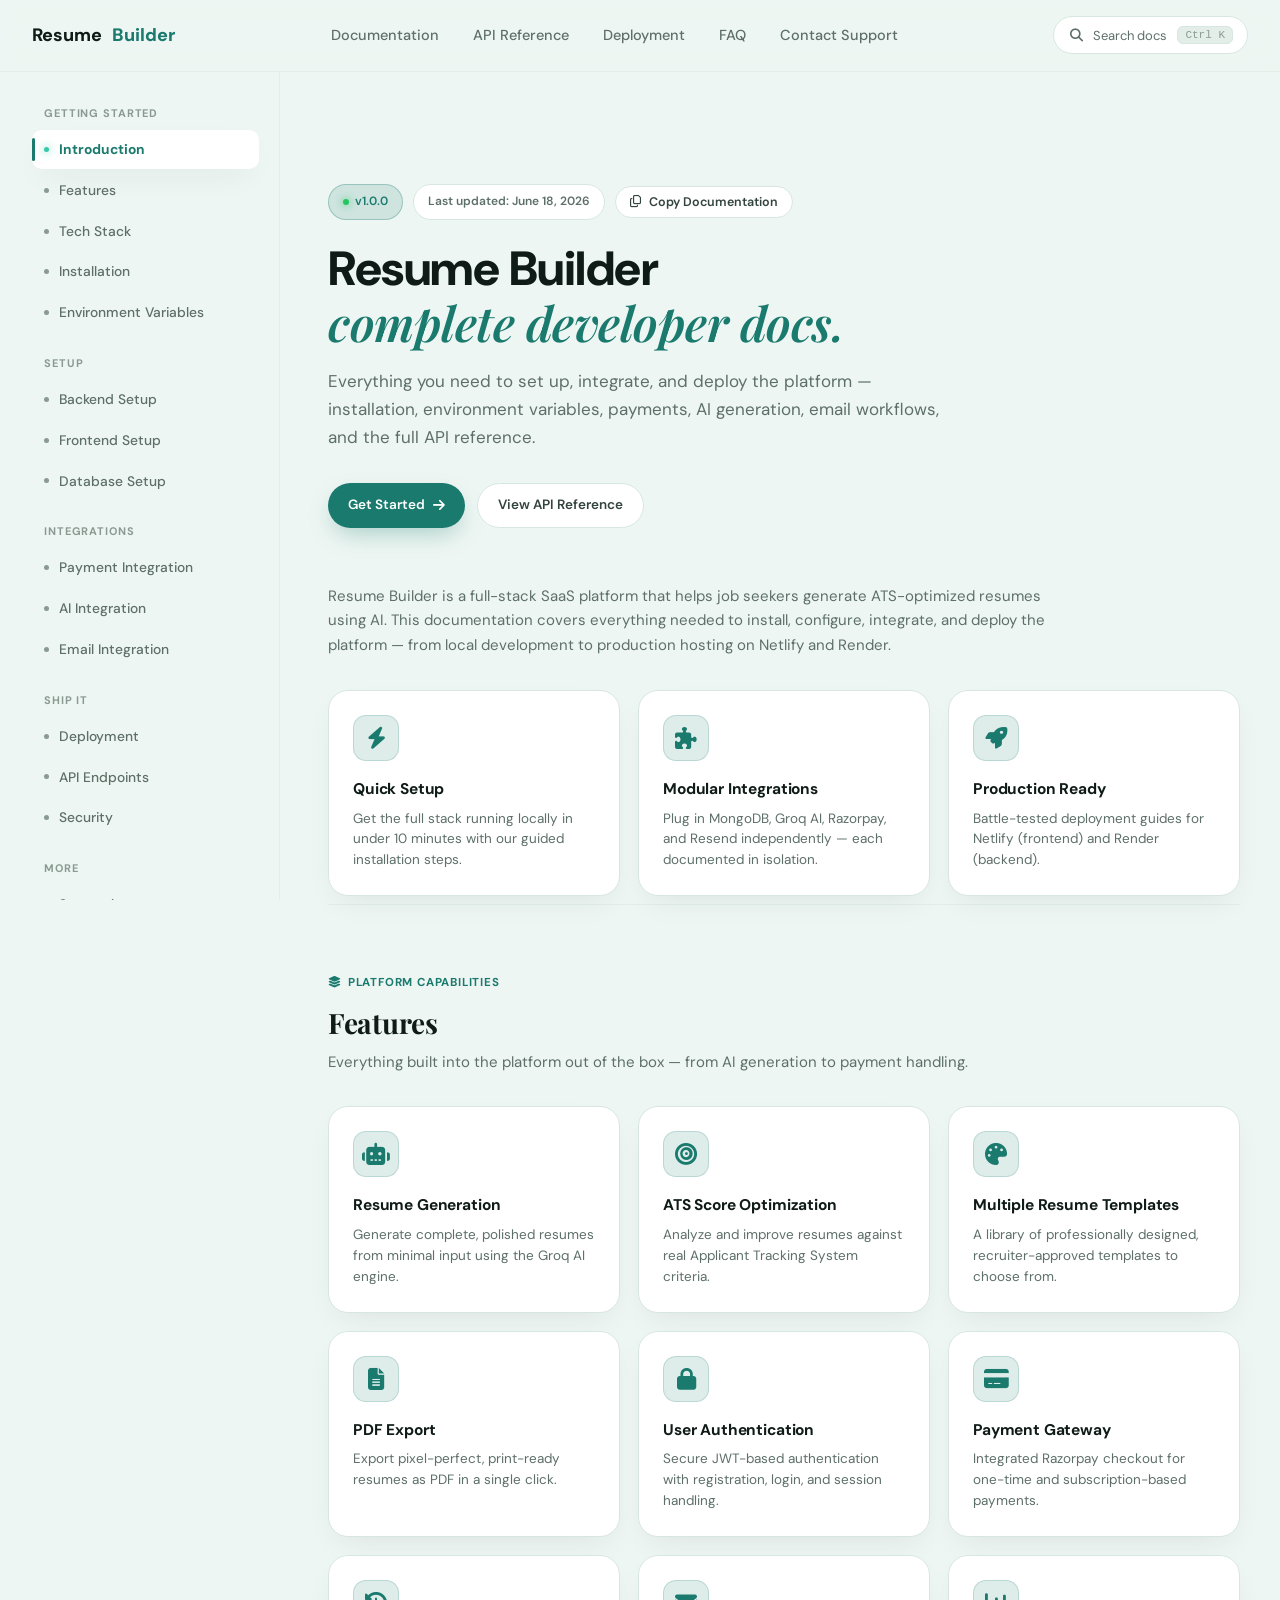
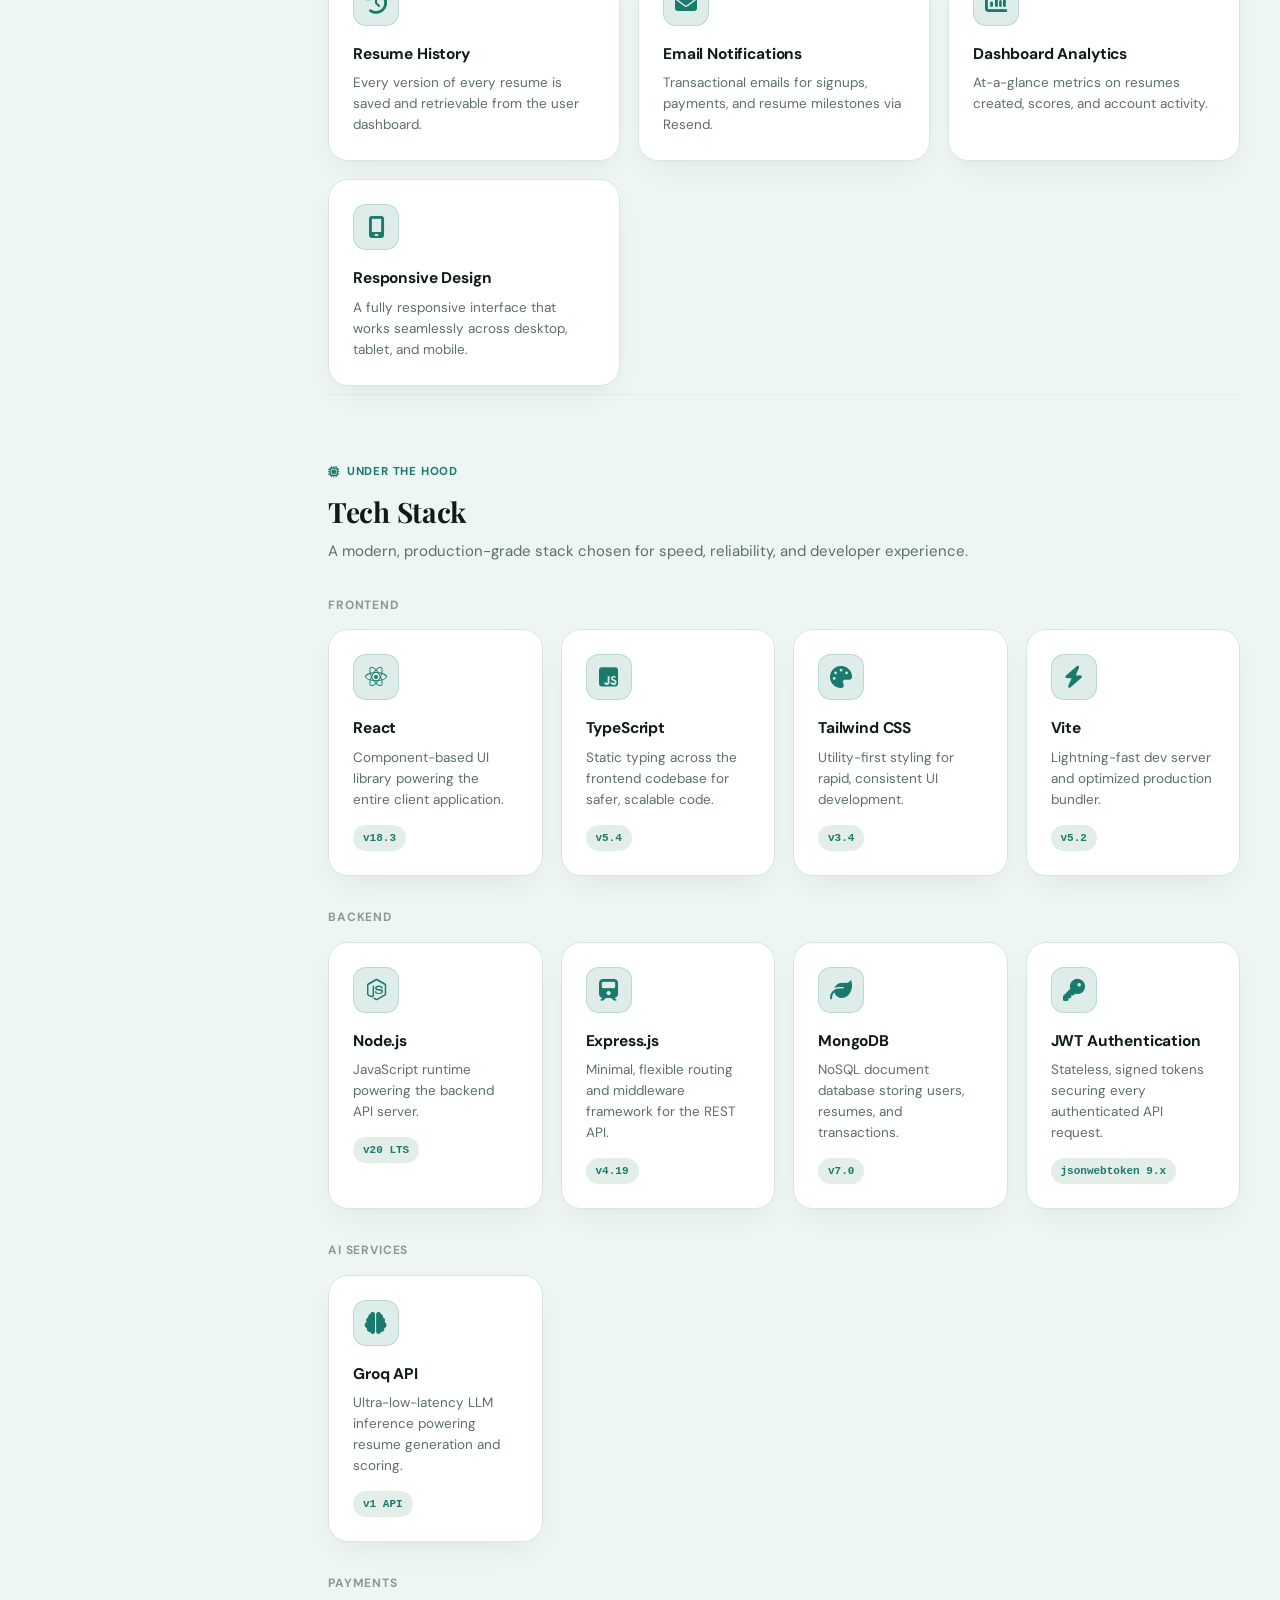
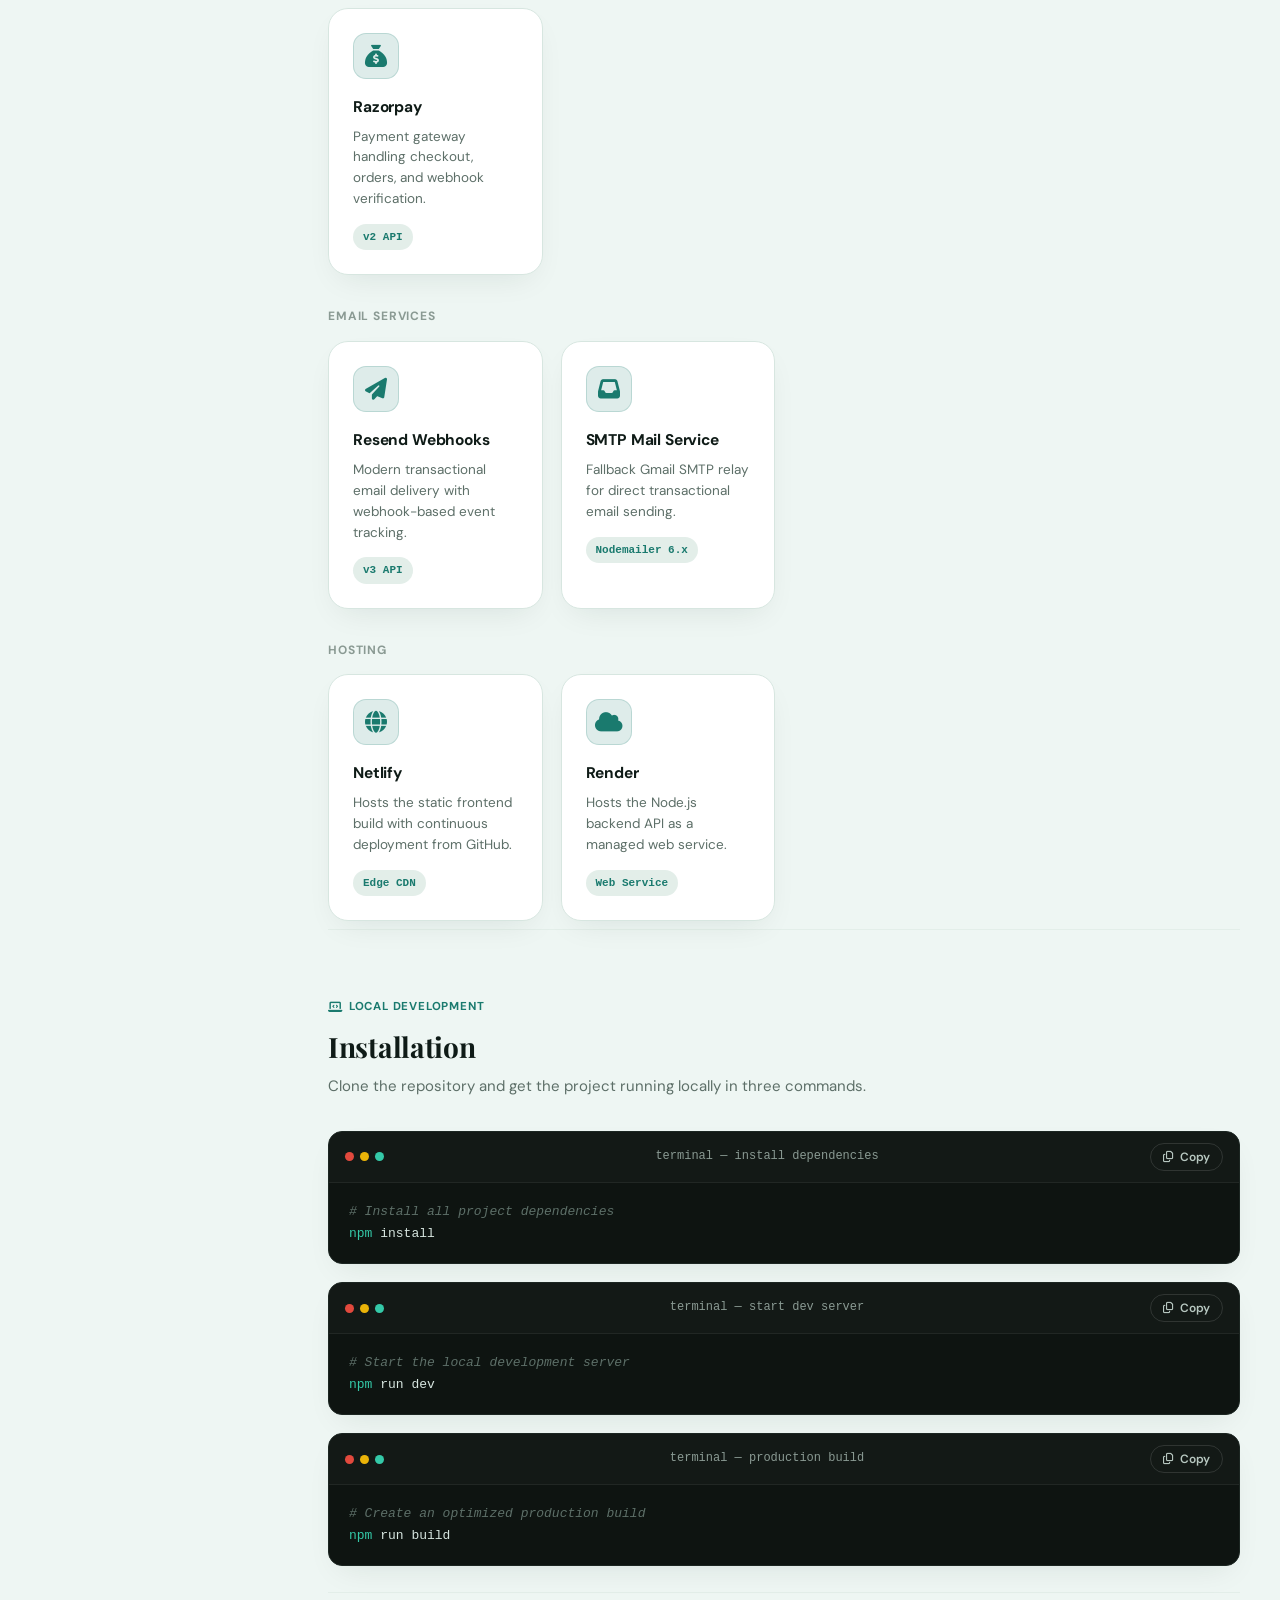
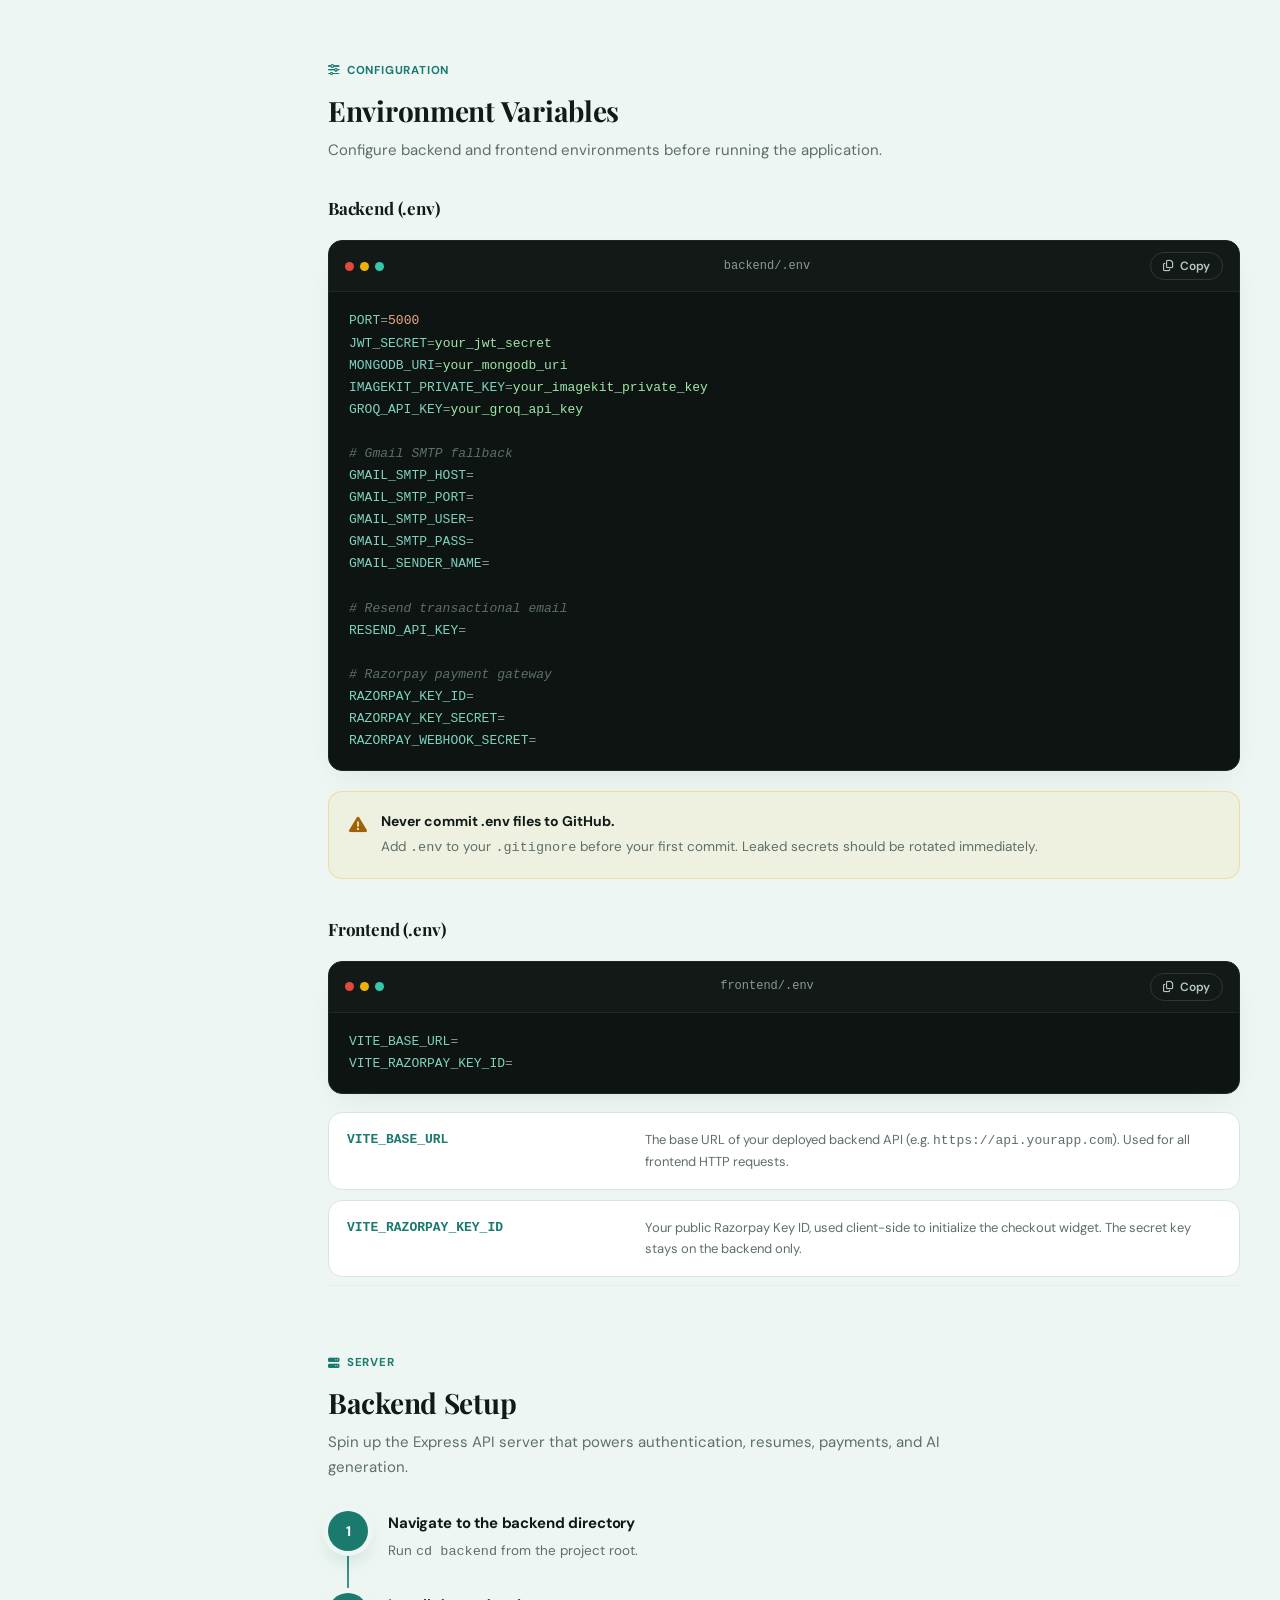
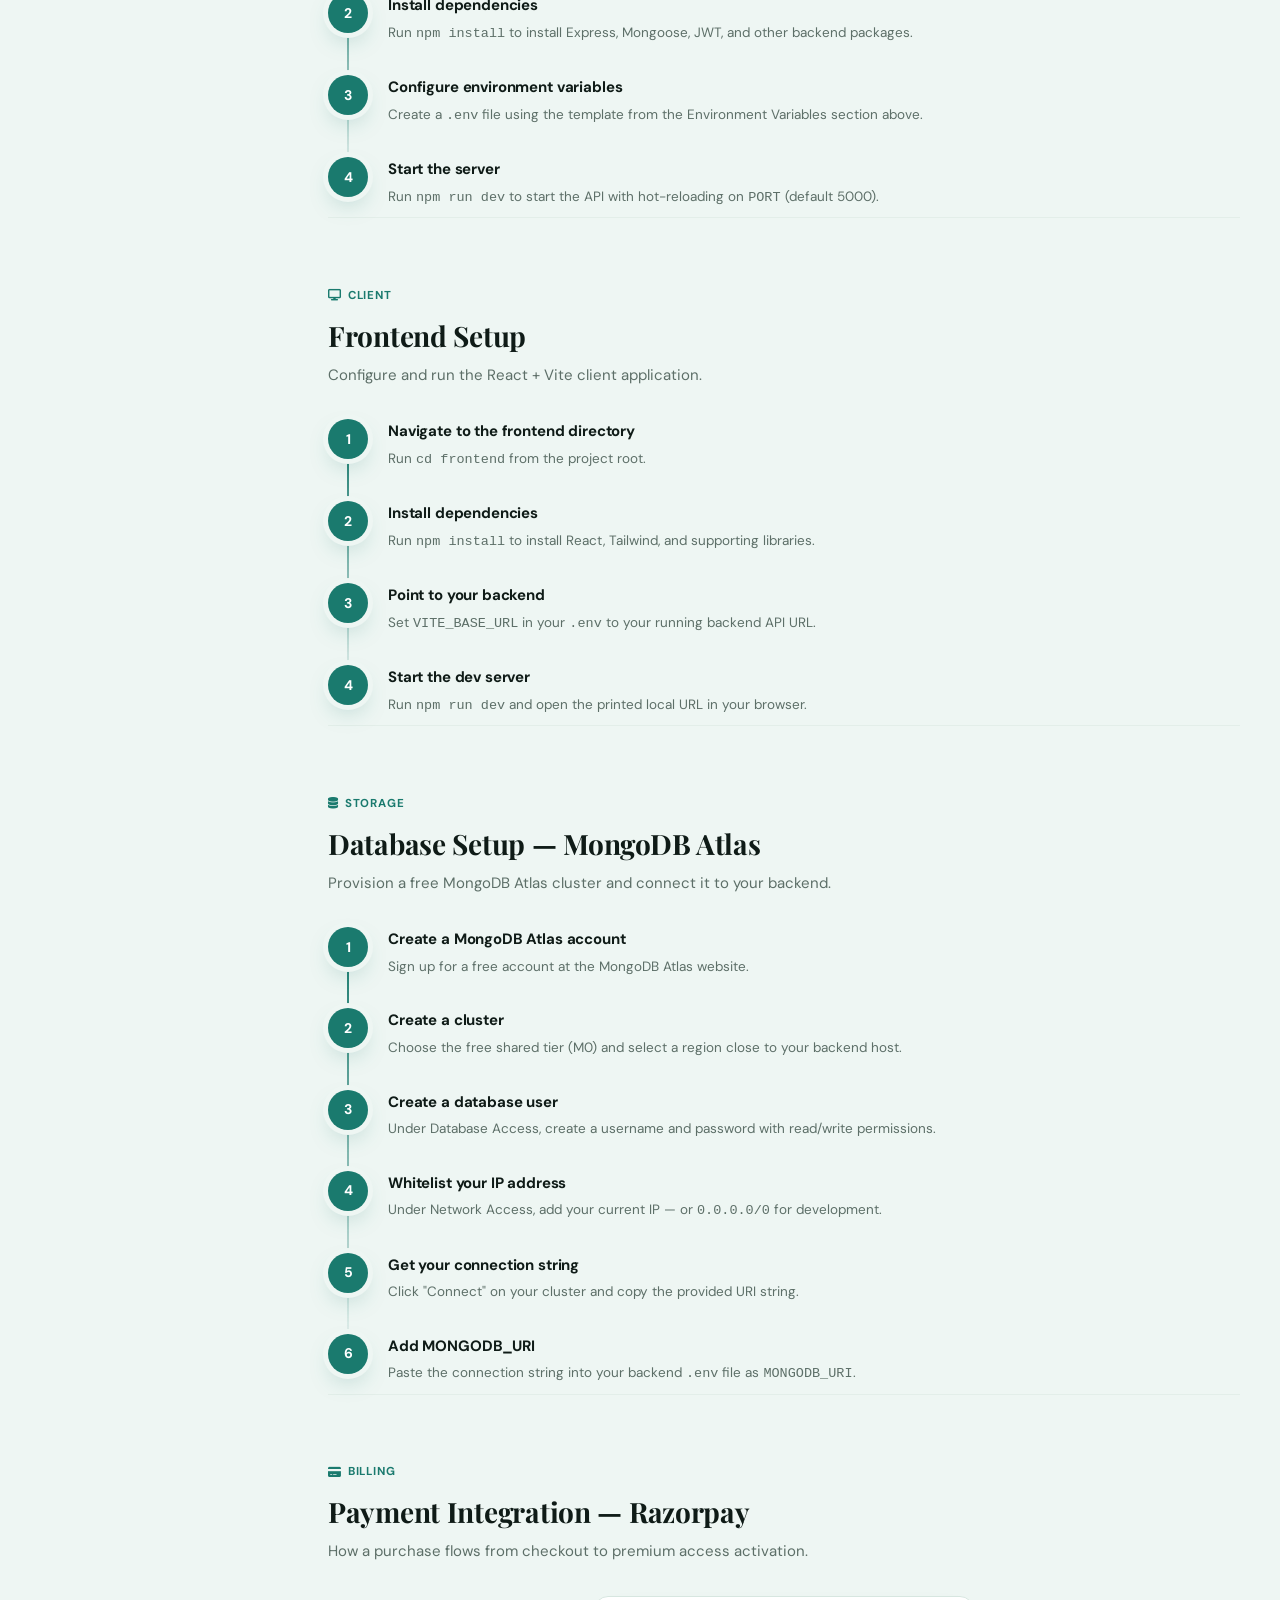
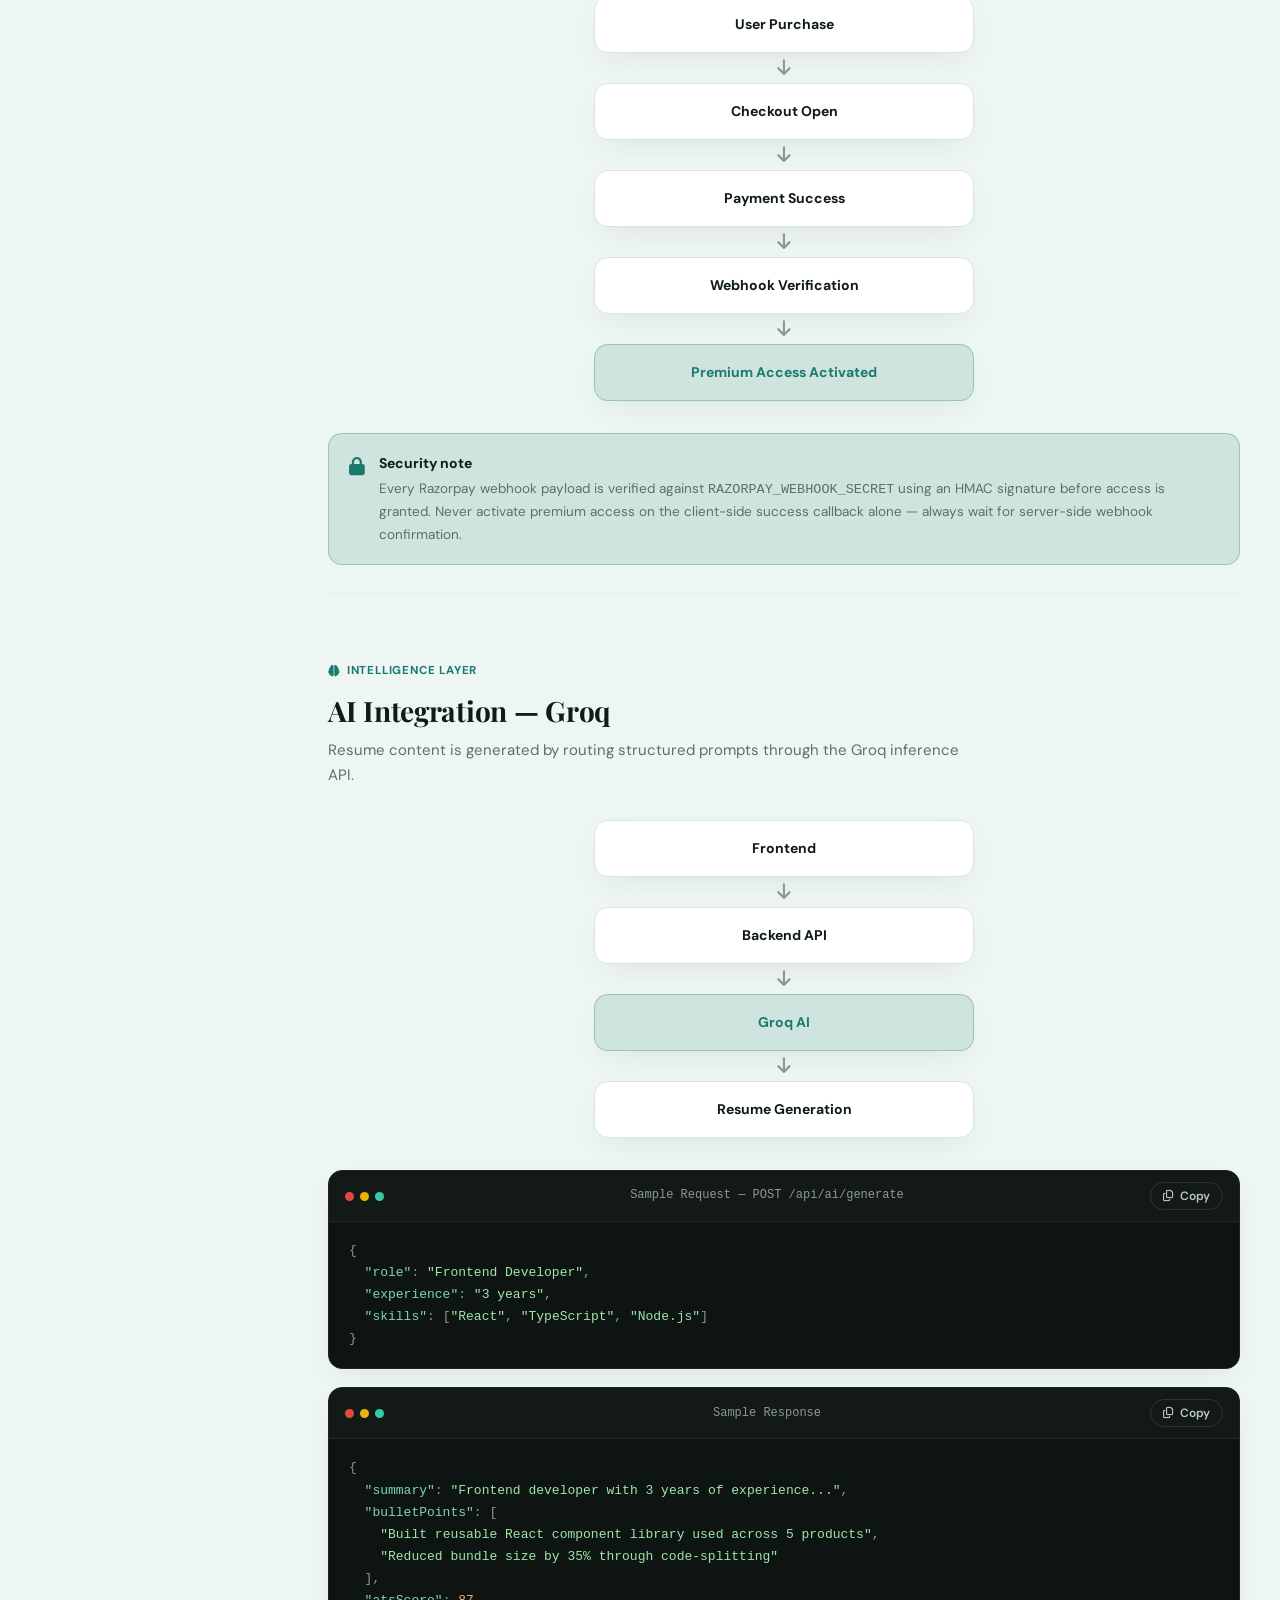
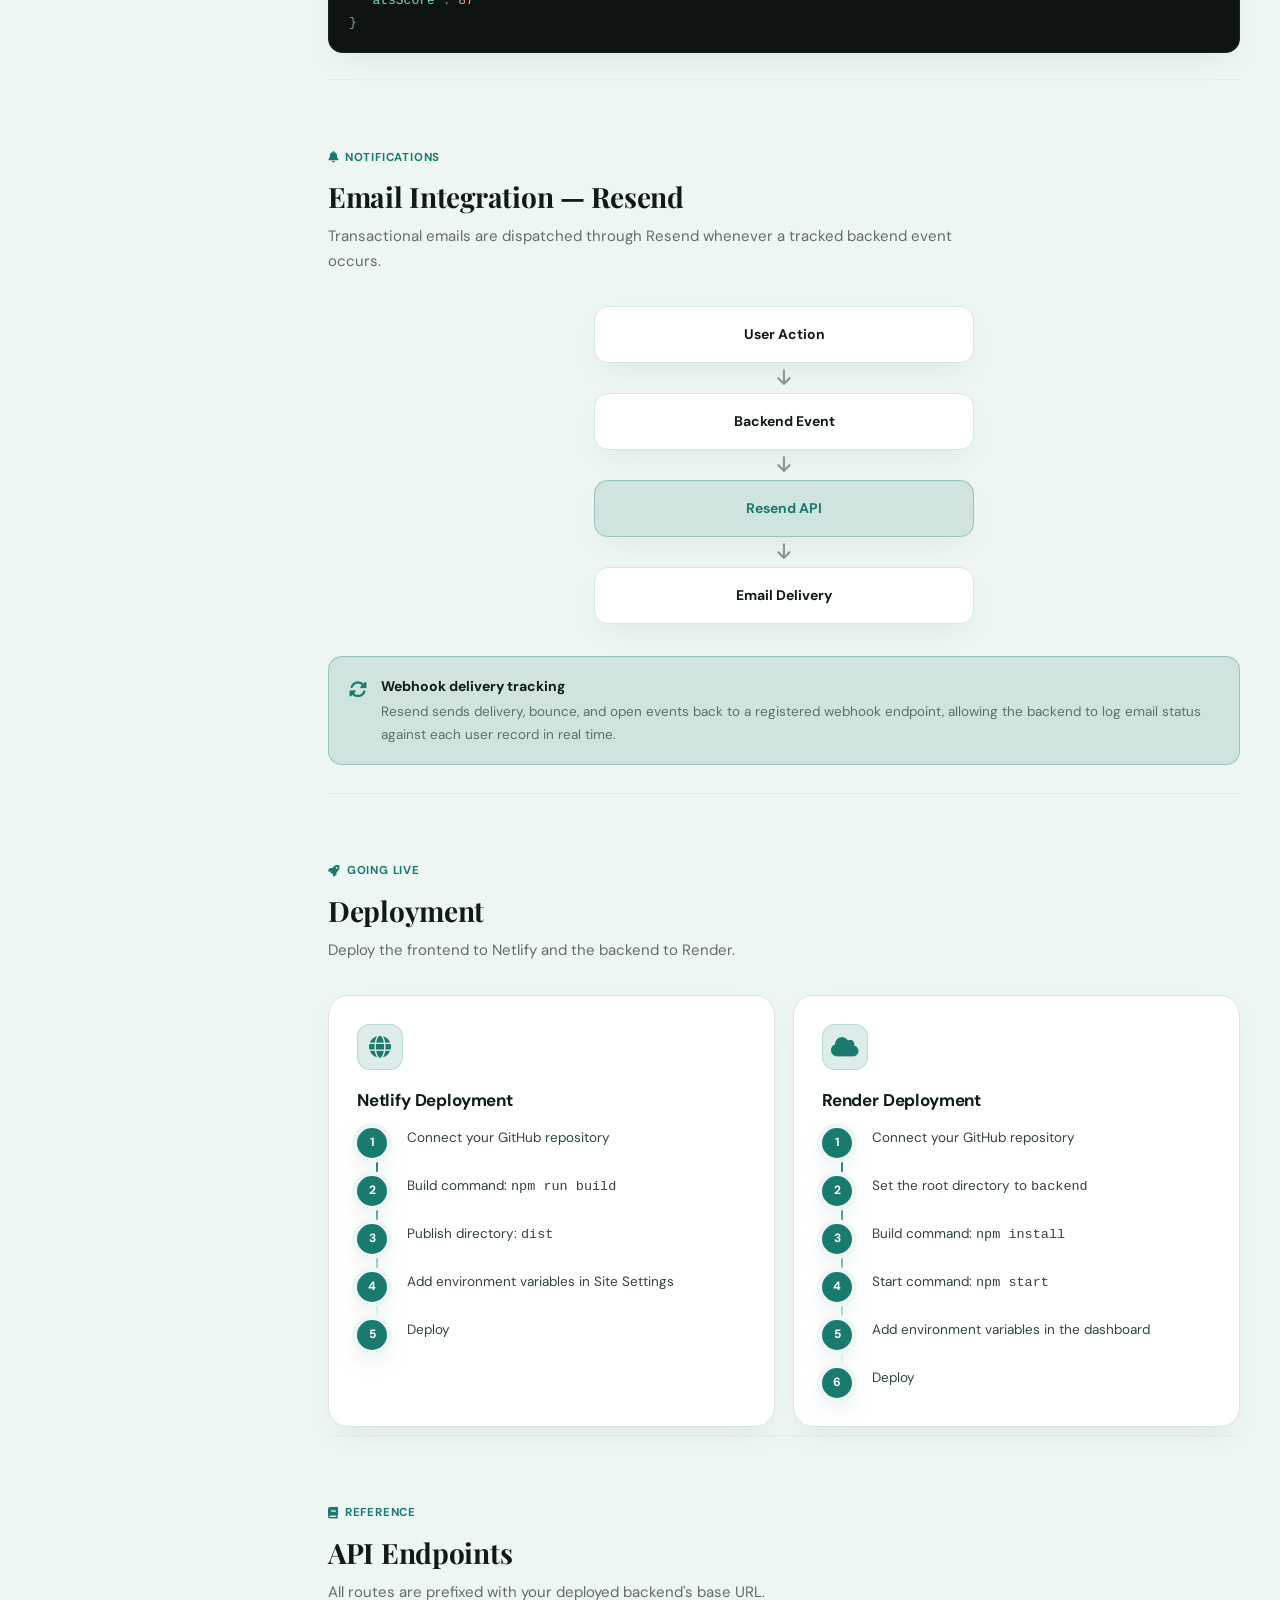
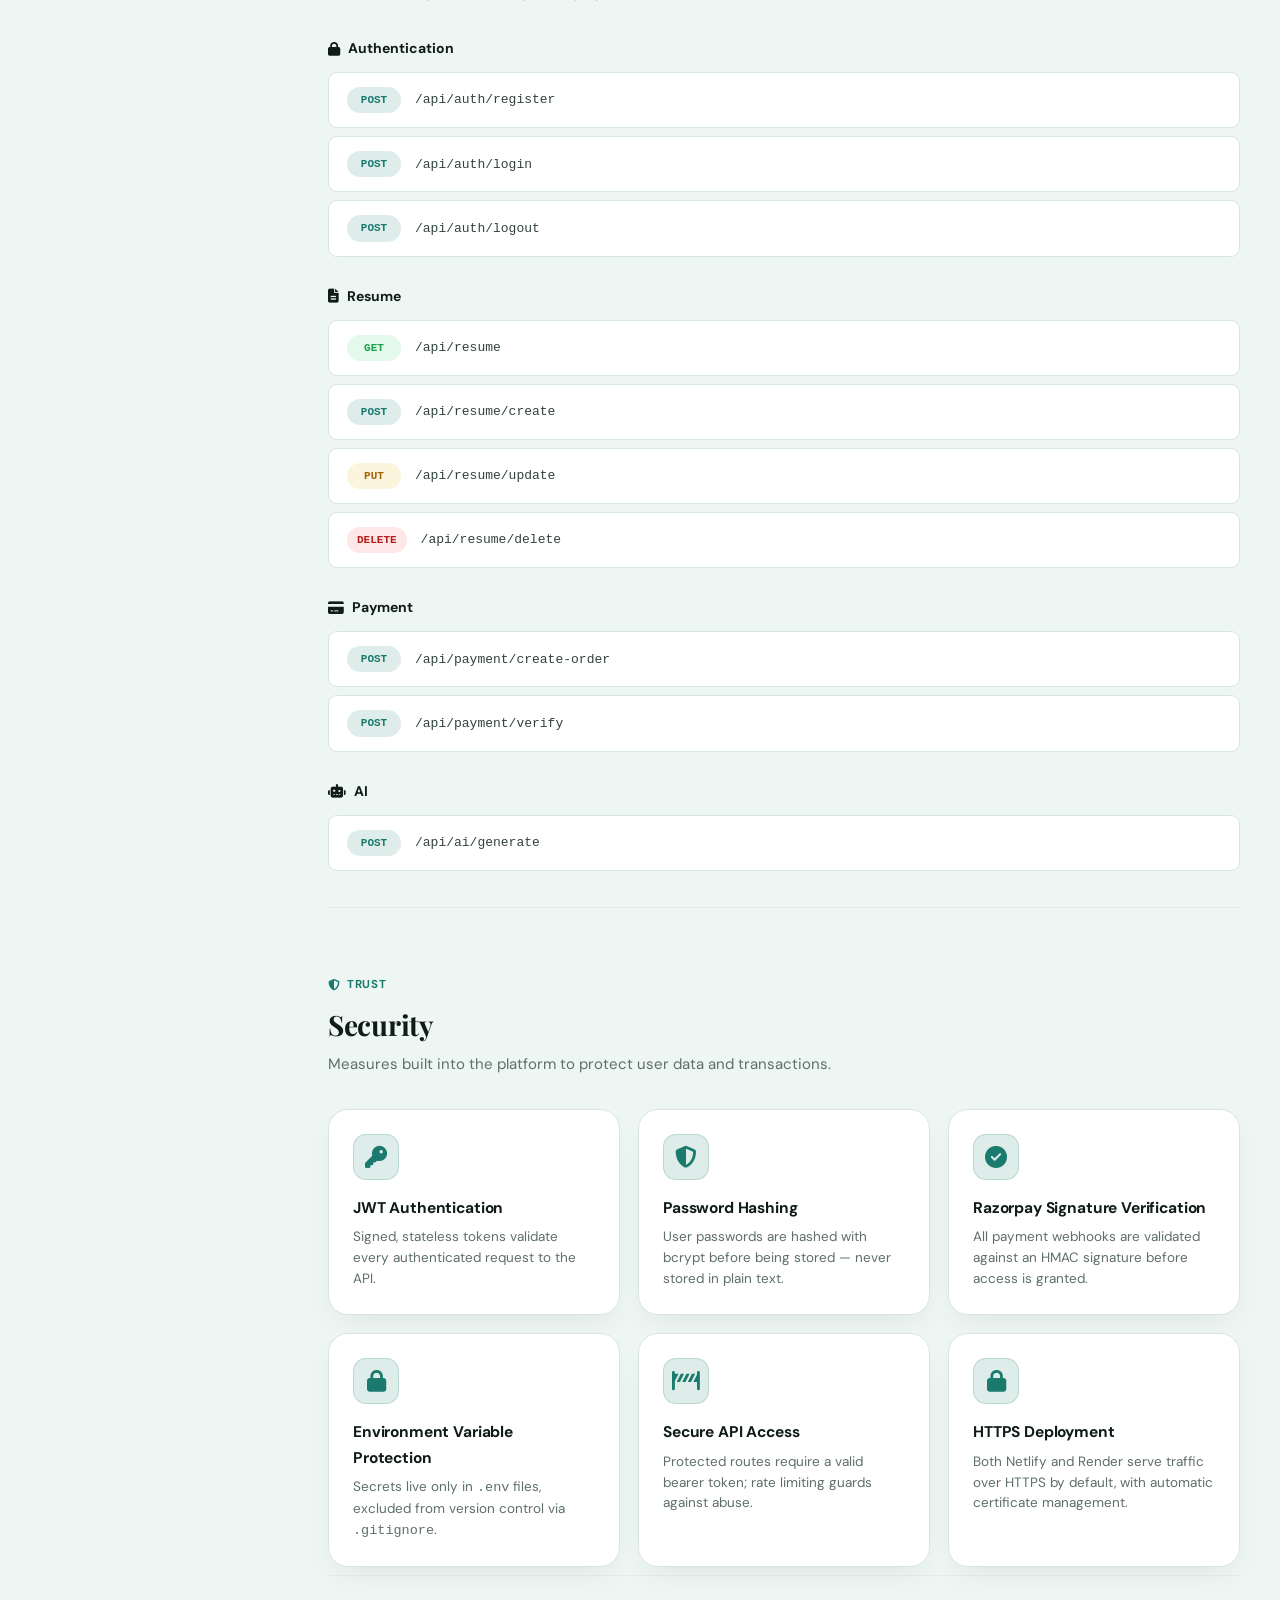
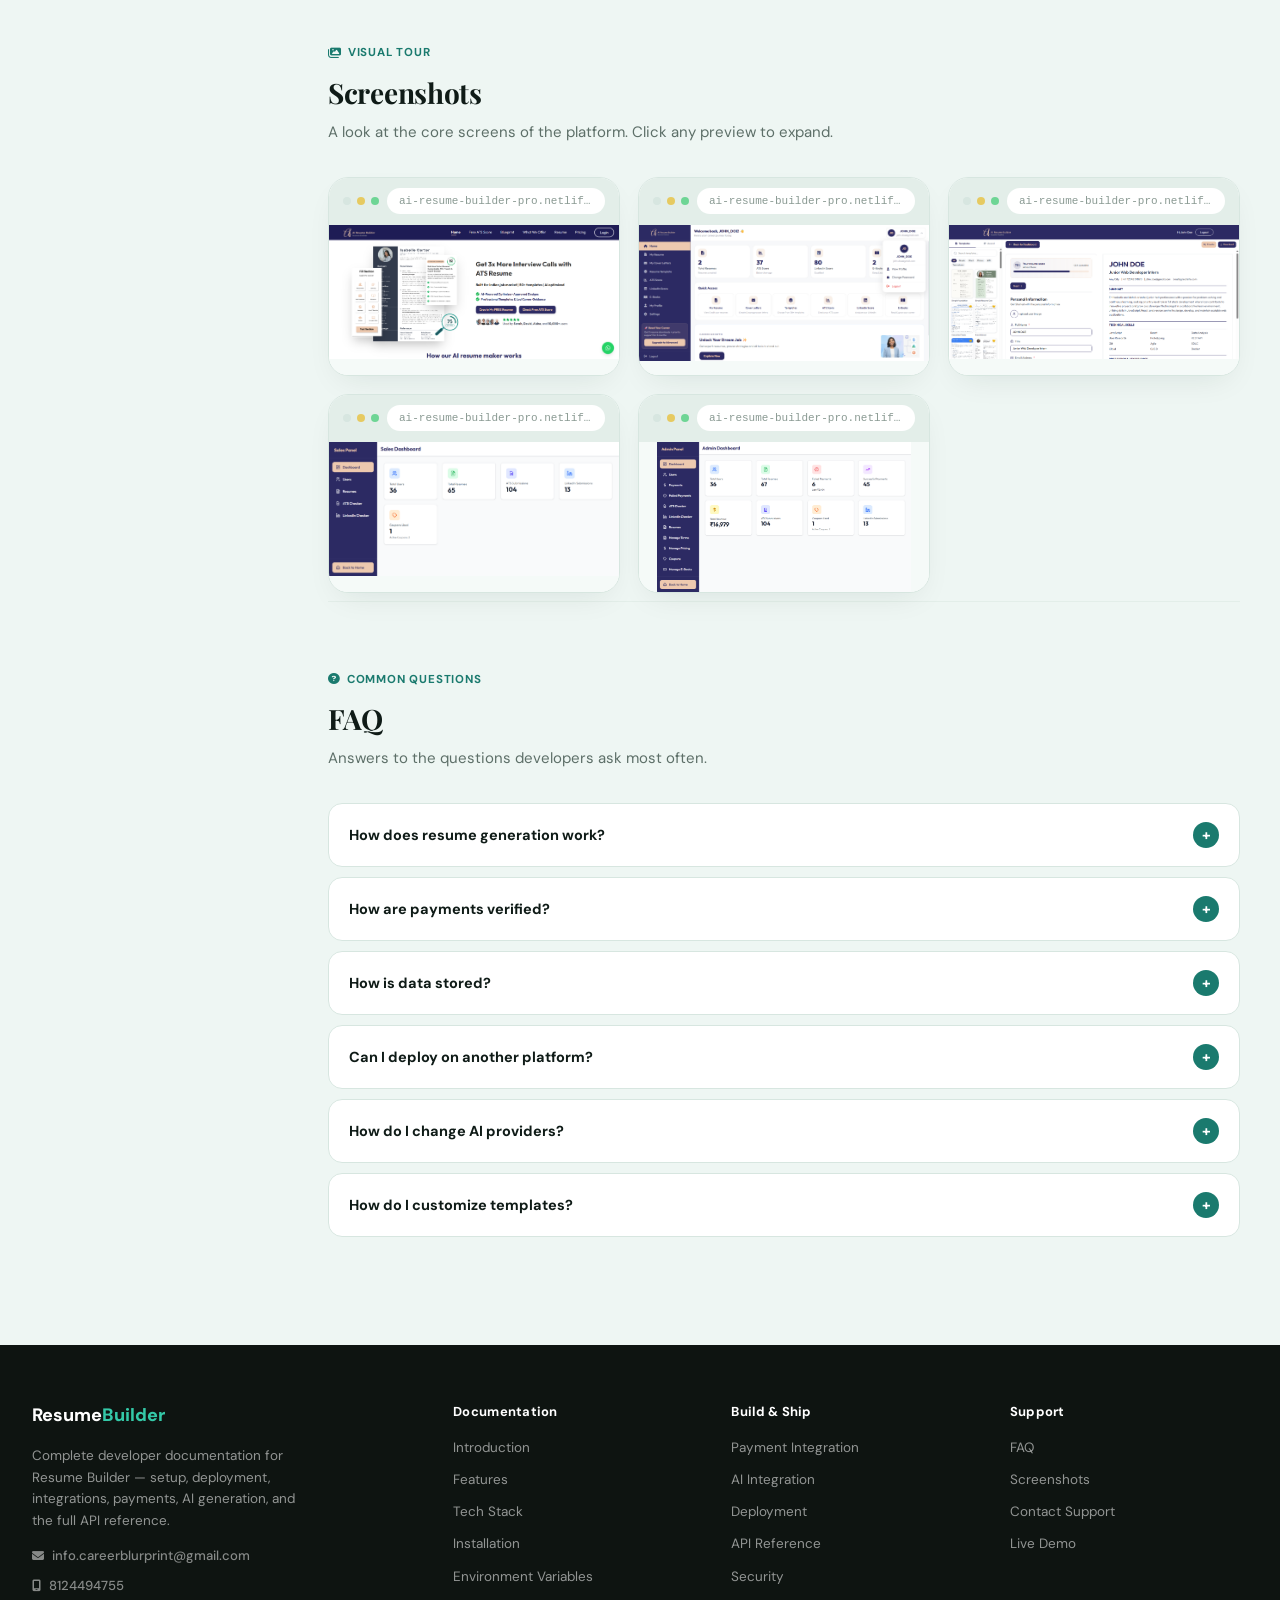
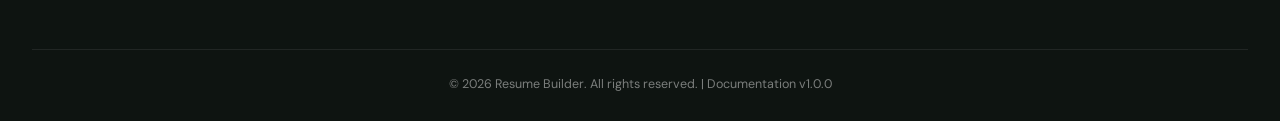
<file: Documentation.html>
<!DOCTYPE html>
<html lang="en">

<head>
  <meta charset="UTF-8">
  <meta name="viewport" content="width=device-width, initial-scale=1.0">
  <title>Resume Builder — Documentation</title>
  <link rel="icon" href="images/favicon-v2.ico" />
  <meta name="description"
    content="Complete developer documentation for Resume Builder: setup, deployment, integrations, APIs, payments, email workflows, and AI-powered resume generation.">
  <link rel="preconnect" href="https://fonts.googleapis.com">
  <link rel="preconnect" href="https://fonts.gstatic.com" crossorigin>
  <link
    href="https://fonts.googleapis.com/css2?family=DM+Sans:ital,opsz,wght@0,9..40,300;0,9..40,400;0,9..40,500;0,9..40,600;0,9..40,700;0,9..40,800;1,9..40,300&family=Playfair+Display:ital,wght@0,700;1,600&display=swap"
    rel="stylesheet">
  <link rel="stylesheet" href="https://cdnjs.cloudflare.com/ajax/libs/font-awesome/6.5.1/css/all.min.css">
  <link rel="stylesheet" href="styles.css">
</head>

<body>

  <div class="progress-bar" id="progressBar"></div>

  <!-- ============================================================
     TOP NAVIGATION
     ============================================================ -->
  <header class="topnav">
    <div class="topnav-inner">
      <div style="display:flex; align-items:center; gap:18px;">
        <button class="icon-btn menu-toggle" id="menuToggle" aria-label="Toggle sidebar"><i
            class="fa-solid fa-bars"></i></button>
        <a href="index.html" class="brand">
          Resume<span class="brand-accent"> Builder</span>
        </a>
      </div>
      <nav class="nav-links">
        <a href="#introduction">Documentation</a>
        <a href="#api-endpoints">API Reference</a>
        <a href="#deployment">Deployment</a>
        <a href="#faq">FAQ</a>
        <a href="#footer-contact">Contact Support</a>
      </nav>
      <div class="nav-right">
        <button class="search-btn" id="searchOpenBtn">
          <i class="fa-solid fa-magnifying-glass"></i> Search docs
          <span class="search-kbd">Ctrl K</span>
        </button>
      </div>
    </div>
  </header>

  <div class="layout">

    <!-- ============================================================
       SIDEBAR
       ============================================================ -->
    <aside class="sidebar" id="sidebar">
      <div class="sidebar-group">
        <div class="sidebar-label">Getting Started</div>
        <a href="#introduction" data-nav><span class="dot"></span>Introduction</a>
        <a href="#features" data-nav><span class="dot"></span>Features</a>
        <a href="#tech-stack" data-nav><span class="dot"></span>Tech Stack</a>
        <a href="#installation" data-nav><span class="dot"></span>Installation</a>
        <a href="#environment-variables" data-nav><span class="dot"></span>Environment Variables</a>
      </div>
      <div class="sidebar-group">
        <div class="sidebar-label">Setup</div>
        <a href="#backend-setup" data-nav><span class="dot"></span>Backend Setup</a>
        <a href="#frontend-setup" data-nav><span class="dot"></span>Frontend Setup</a>
        <a href="#database-setup" data-nav><span class="dot"></span>Database Setup</a>
      </div>
      <div class="sidebar-group">
        <div class="sidebar-label">Integrations</div>
        <a href="#payment-integration" data-nav><span class="dot"></span>Payment Integration</a>
        <a href="#ai-integration" data-nav><span class="dot"></span>AI Integration</a>
        <a href="#email-integration" data-nav><span class="dot"></span>Email Integration</a>
      </div>
      <div class="sidebar-group">
        <div class="sidebar-label">Ship It</div>
        <a href="#deployment" data-nav><span class="dot"></span>Deployment</a>
        <a href="#api-endpoints" data-nav><span class="dot"></span>API Endpoints</a>
        <a href="#security" data-nav><span class="dot"></span>Security</a>
      </div>
      <div class="sidebar-group">
        <div class="sidebar-label">More</div>
        <a href="#screenshots" data-nav><span class="dot"></span>Screenshots</a>
        <a href="#faq" data-nav><span class="dot"></span>FAQ</a>
      </div>
    </aside>

    <!-- ============================================================
       MAIN CONTENT
       ============================================================ -->
    <main class="content">
      <!-- ============================================================
         HERO / INTRODUCTION
         ============================================================ -->
      <section id="introduction" class="doc-section reveal" style="padding-top:24px;">
        <div class="hero">
          <div class="hero-badges">
            <span class="badge badge-glow"><span class="badge-dot"></span>v1.0.0</span>
            <span class="badge">Last updated: June 18, 2026</span>
            <button class="btn btn-ghost btn-sm" id="copyDocsBtn"><i class="fa-regular fa-copy"></i> Copy
              Documentation</button>
          </div>
          <h1>Resume Builder<br><em>complete developer docs.</em></h1>
          <p class="lead">Everything you need to set up, integrate, and deploy the platform — installation, environment
            variables, payments, AI generation, email workflows, and the full API reference.</p>
          <div class="hero-actions">
            <a href="#installation" class="btn btn-primary">Get Started <i class="fa-solid fa-arrow-right"></i></a>
            <a href="#api-endpoints" class="btn btn-ghost">View API Reference</a>
          </div>
        </div>

        <p class="section-desc" style="max-width:720px; font-size:15px;">
          Resume Builder is a full-stack SaaS platform that helps job seekers generate ATS-optimized resumes
          using AI.
          This documentation covers everything needed to install, configure, integrate, and deploy the platform —
          from local development to production hosting on Netlify and Render.
        </p>

        <div class="grid grid-3" style="margin-top:28px;">
          <div class="card">
            <div class="card-icon"><i class="fa-solid fa-bolt"></i></div>
            <h4>Quick Setup</h4>
            <p>Get the full stack running locally in under 10 minutes with our guided installation steps.</p>
          </div>
          <div class="card">
            <div class="card-icon"><i class="fa-solid fa-puzzle-piece"></i></div>
            <h4>Modular Integrations</h4>
            <p>Plug in MongoDB, Groq AI, Razorpay, and Resend independently — each documented in isolation.</p>
          </div>
          <div class="card">
            <div class="card-icon"><i class="fa-solid fa-rocket"></i></div>
            <h4>Production Ready</h4>
            <p>Battle-tested deployment guides for Netlify (frontend) and Render (backend).</p>
          </div>
        </div>
      </section>

      <!-- ============================================================
         FEATURES
         ============================================================ -->
      <section id="features" class="doc-section reveal">
        <div class="section-eyebrow"><i class="fa-solid fa-layer-group"></i> Platform Capabilities</div>
        <h2 class="section-title">Features</h2>
        <p class="section-desc">Everything built into the platform out of the box — from AI generation to payment
          handling.</p>

        <div class="grid grid-3">
          <div class="card">
            <div class="card-icon"><i class="fa-solid fa-robot"></i></div>
            <h4>Resume Generation</h4>
            <p>Generate complete, polished resumes from minimal input using the Groq AI engine.</p>
          </div>
          <div class="card">
            <div class="card-icon"><i class="fa-solid fa-bullseye"></i></div>
            <h4>ATS Score Optimization</h4>
            <p>Analyze and improve resumes against real Applicant Tracking System criteria.</p>
          </div>
          <div class="card">
            <div class="card-icon"><i class="fa-solid fa-palette"></i></div>
            <h4>Multiple Resume Templates</h4>
            <p>A library of professionally designed, recruiter-approved templates to choose from.</p>
          </div>
          <div class="card">
            <div class="card-icon"><i class="fa-solid fa-file-lines"></i></div>
            <h4>PDF Export</h4>
            <p>Export pixel-perfect, print-ready resumes as PDF in a single click.</p>
          </div>
          <div class="card">
            <div class="card-icon"><i class="fa-solid fa-lock"></i></div>
            <h4>User Authentication</h4>
            <p>Secure JWT-based authentication with registration, login, and session handling.</p>
          </div>
          <div class="card">
            <div class="card-icon"><i class="fa-solid fa-credit-card"></i></div>
            <h4>Payment Gateway</h4>
            <p>Integrated Razorpay checkout for one-time and subscription-based payments.</p>
          </div>
          <div class="card">
            <div class="card-icon"><i class="fa-solid fa-clock-rotate-left"></i></div>
            <h4>Resume History</h4>
            <p>Every version of every resume is saved and retrievable from the user dashboard.</p>
          </div>
          <div class="card">
            <div class="card-icon"><i class="fa-solid fa-envelope"></i></div>
            <h4>Email Notifications</h4>
            <p>Transactional emails for signups, payments, and resume milestones via Resend.</p>
          </div>
          <div class="card">
            <div class="card-icon"><i class="fa-solid fa-chart-column"></i></div>
            <h4>Dashboard Analytics</h4>
            <p>At-a-glance metrics on resumes created, scores, and account activity.</p>
          </div>
          <div class="card">
            <div class="card-icon"><i class="fa-solid fa-mobile-screen"></i></div>
            <h4>Responsive Design</h4>
            <p>A fully responsive interface that works seamlessly across desktop, tablet, and mobile.</p>
          </div>
        </div>
      </section>

      <!-- ============================================================
         TECH STACK
         ============================================================ -->
      <section id="tech-stack" class="doc-section reveal">
        <div class="section-eyebrow"><i class="fa-solid fa-microchip"></i> Under The Hood</div>
        <h2 class="section-title">Tech Stack</h2>
        <p class="section-desc">A modern, production-grade stack chosen for speed, reliability, and developer
          experience.</p>

        <div class="stack-group-title">Frontend</div>
        <div class="grid grid-4">
          <div class="card">
            <div class="card-icon"><i class="fa-brands fa-react"></i></div>
            <h4>React</h4>
            <p>Component-based UI library powering the entire client application.</p><span
              class="card-version">v18.3</span>
          </div>
          <div class="card">
            <div class="card-icon"><i class="fa-brands fa-square-js"></i></div>
            <h4>TypeScript</h4>
            <p>Static typing across the frontend codebase for safer, scalable code.</p><span
              class="card-version">v5.4</span>
          </div>
          <div class="card">
            <div class="card-icon"><i class="fa-solid fa-palette"></i></div>
            <h4>Tailwind CSS</h4>
            <p>Utility-first styling for rapid, consistent UI development.</p><span class="card-version">v3.4</span>
          </div>
          <div class="card">
            <div class="card-icon"><i class="fa-solid fa-bolt"></i></div>
            <h4>Vite</h4>
            <p>Lightning-fast dev server and optimized production bundler.</p><span class="card-version">v5.2</span>
          </div>
        </div>

        <div class="stack-group-title">Backend</div>
        <div class="grid grid-4">
          <div class="card">
            <div class="card-icon"><i class="fa-brands fa-node-js"></i></div>
            <h4>Node.js</h4>
            <p>JavaScript runtime powering the backend API server.</p><span class="card-version">v20 LTS</span>
          </div>
          <div class="card">
            <div class="card-icon"><i class="fa-solid fa-train"></i></div>
            <h4>Express.js</h4>
            <p>Minimal, flexible routing and middleware framework for the REST API.</p><span
              class="card-version">v4.19</span>
          </div>
          <div class="card">
            <div class="card-icon"><i class="fa-solid fa-leaf"></i></div>
            <h4>MongoDB</h4>
            <p>NoSQL document database storing users, resumes, and transactions.</p><span
              class="card-version">v7.0</span>
          </div>
          <div class="card">
            <div class="card-icon"><i class="fa-solid fa-key"></i></div>
            <h4>JWT Authentication</h4>
            <p>Stateless, signed tokens securing every authenticated API request.</p><span
              class="card-version">jsonwebtoken 9.x</span>
          </div>
        </div>

        <div class="stack-group-title">AI Services</div>
        <div class="grid grid-4">
          <div class="card">
            <div class="card-icon"><i class="fa-solid fa-brain"></i></div>
            <h4>Groq API</h4>
            <p>Ultra-low-latency LLM inference powering resume generation and scoring.</p><span class="card-version">v1
              API</span>
          </div>
        </div>

        <div class="stack-group-title">Payments</div>
        <div class="grid grid-4">
          <div class="card">
            <div class="card-icon"><i class="fa-solid fa-sack-dollar"></i></div>
            <h4>Razorpay</h4>
            <p>Payment gateway handling checkout, orders, and webhook verification.</p><span class="card-version">v2
              API</span>
          </div>
        </div>

        <div class="stack-group-title">Email Services</div>
        <div class="grid grid-4">
          <div class="card">
            <div class="card-icon"><i class="fa-solid fa-paper-plane"></i></div>
            <h4>Resend Webhooks</h4>
            <p>Modern transactional email delivery with webhook-based event tracking.</p><span class="card-version">v3
              API</span>
          </div>
          <div class="card">
            <div class="card-icon"><i class="fa-solid fa-inbox"></i></div>
            <h4>SMTP Mail Service</h4>
            <p>Fallback Gmail SMTP relay for direct transactional email sending.</p><span
              class="card-version">Nodemailer 6.x</span>
          </div>
        </div>

        <div class="stack-group-title">Hosting</div>
        <div class="grid grid-4">
          <div class="card">
            <div class="card-icon"><i class="fa-solid fa-globe"></i></div>
            <h4>Netlify</h4>
            <p>Hosts the static frontend build with continuous deployment from GitHub.</p><span
              class="card-version">Edge CDN</span>
          </div>
          <div class="card">
            <div class="card-icon"><i class="fa-solid fa-cloud"></i></div>
            <h4>Render</h4>
            <p>Hosts the Node.js backend API as a managed web service.</p><span class="card-version">Web Service</span>
          </div>
        </div>
      </section>

      <!-- ============================================================
         INSTALLATION
         ============================================================ -->
      <section id="installation" class="doc-section reveal">
        <div class="section-eyebrow"><i class="fa-solid fa-laptop-code"></i> Local Development</div>
        <h2 class="section-title">Installation</h2>
        <p class="section-desc">Clone the repository and get the project running locally in three commands.</p>

        <div class="code-block">
          <div class="code-head">
            <div class="code-dots"><span></span><span></span><span></span></div>
            <span class="code-label">terminal — install dependencies</span>
            <button class="copy-btn" data-copy="npm install"><i class="fa-regular fa-copy"></i> Copy</button>
          </div>
          <pre><code><span class="tok-comment"># Install all project dependencies</span>
<span class="tok-fn">npm</span> install</code></pre>
        </div>

        <div class="code-block">
          <div class="code-head">
            <div class="code-dots"><span></span><span></span><span></span></div>
            <span class="code-label">terminal — start dev server</span>
            <button class="copy-btn" data-copy="npm run dev"><i class="fa-regular fa-copy"></i> Copy</button>
          </div>
          <pre><code><span class="tok-comment"># Start the local development server</span>
<span class="tok-fn">npm</span> run dev</code></pre>
        </div>

        <div class="code-block">
          <div class="code-head">
            <div class="code-dots"><span></span><span></span><span></span></div>
            <span class="code-label">terminal — production build</span>
            <button class="copy-btn" data-copy="npm run build"><i class="fa-regular fa-copy"></i> Copy</button>
          </div>
          <pre><code><span class="tok-comment"># Create an optimized production build</span>
<span class="tok-fn">npm</span> run build</code></pre>
        </div>
      </section>

      <!-- ============================================================
         ENVIRONMENT VARIABLES (BACKEND + FRONTEND)
         ============================================================ -->
      <section id="environment-variables" class="doc-section reveal">
        <div class="section-eyebrow"><i class="fa-solid fa-sliders"></i> Configuration</div>
        <h2 class="section-title">Environment Variables</h2>
        <p class="section-desc">Configure backend and frontend environments before running the application.</p>

        <h3 style="font-size:17px; margin-top:8px; margin-bottom:6px; color:var(--text-0);">Backend (.env)</h3>
        <div class="code-block">
          <div class="code-head">
            <div class="code-dots"><span></span><span></span><span></span></div>
            <span class="code-label">backend/.env</span>
            <button class="copy-btn" data-copy="PORT=5000
JWT_SECRET=your_jwt_secret
MONGODB_URI=your_mongodb_uri
IMAGEKIT_PRIVATE_KEY=your_imagekit_private_key
GROQ_API_KEY=your_groq_api_key

GMAIL_SMTP_HOST=
GMAIL_SMTP_PORT=
GMAIL_SMTP_USER=
GMAIL_SMTP_PASS=
GMAIL_SENDER_NAME=

RESEND_API_KEY=

RAZORPAY_KEY_ID=
RAZORPAY_KEY_SECRET=
RAZORPAY_WEBHOOK_SECRET="><i class="fa-regular fa-copy"></i> Copy</button>
          </div>
          <pre><code><span class="tok-key">PORT</span><span class="tok-punc">=</span><span class="tok-num">5000</span>
<span class="tok-key">JWT_SECRET</span><span class="tok-punc">=</span><span class="tok-str">your_jwt_secret</span>
<span class="tok-key">MONGODB_URI</span><span class="tok-punc">=</span><span class="tok-str">your_mongodb_uri</span>
<span class="tok-key">IMAGEKIT_PRIVATE_KEY</span><span class="tok-punc">=</span><span class="tok-str">your_imagekit_private_key</span>
<span class="tok-key">GROQ_API_KEY</span><span class="tok-punc">=</span><span class="tok-str">your_groq_api_key</span>

<span class="tok-comment"># Gmail SMTP fallback</span>
<span class="tok-key">GMAIL_SMTP_HOST</span><span class="tok-punc">=</span>
<span class="tok-key">GMAIL_SMTP_PORT</span><span class="tok-punc">=</span>
<span class="tok-key">GMAIL_SMTP_USER</span><span class="tok-punc">=</span>
<span class="tok-key">GMAIL_SMTP_PASS</span><span class="tok-punc">=</span>
<span class="tok-key">GMAIL_SENDER_NAME</span><span class="tok-punc">=</span>

<span class="tok-comment"># Resend transactional email</span>
<span class="tok-key">RESEND_API_KEY</span><span class="tok-punc">=</span>

<span class="tok-comment"># Razorpay payment gateway</span>
<span class="tok-key">RAZORPAY_KEY_ID</span><span class="tok-punc">=</span>
<span class="tok-key">RAZORPAY_KEY_SECRET</span><span class="tok-punc">=</span>
<span class="tok-key">RAZORPAY_WEBHOOK_SECRET</span><span class="tok-punc">=</span></code></pre>
        </div>

        <div class="alert">
          <span class="alert-icon"><i class="fa-solid fa-triangle-exclamation"></i></span>
          <div><strong>Never commit .env files to GitHub.</strong>
            <p>Add <code>.env</code> to your <code>.gitignore</code> before your first commit. Leaked secrets should be
              rotated immediately.</p>
          </div>
        </div>

        <h3 style="font-size:17px; margin-top:36px; margin-bottom:6px; color:var(--text-0);">Frontend (.env)</h3>
        <div class="code-block">
          <div class="code-head">
            <div class="code-dots"><span></span><span></span><span></span></div>
            <span class="code-label">frontend/.env</span>
            <button class="copy-btn" data-copy="VITE_BASE_URL=
VITE_RAZORPAY_KEY_ID="><i class="fa-regular fa-copy"></i> Copy</button>
          </div>
          <pre><code><span class="tok-key">VITE_BASE_URL</span><span class="tok-punc">=</span>
<span class="tok-key">VITE_RAZORPAY_KEY_ID</span><span class="tok-punc">=</span></code></pre>
        </div>

        <div class="env-table">
          <div class="env-row">
            <span class="env-key">VITE_BASE_URL</span>
            <span class="env-desc">The base URL of your deployed backend API (e.g.
              <code>https://api.yourapp.com</code>). Used for all frontend HTTP requests.</span>
          </div>
          <div class="env-row">
            <span class="env-key">VITE_RAZORPAY_KEY_ID</span>
            <span class="env-desc">Your public Razorpay Key ID, used client-side to initialize the checkout widget. The
              secret key stays on the backend only.</span>
          </div>
        </div>
      </section>
      <!-- ============================================================
         BACKEND SETUP
         ============================================================ -->
      <section id="backend-setup" class="doc-section reveal">
        <div class="section-eyebrow"><i class="fa-solid fa-server"></i> Server</div>
        <h2 class="section-title">Backend Setup</h2>
        <p class="section-desc">Spin up the Express API server that powers authentication, resumes, payments, and AI
          generation.</p>

        <div class="timeline">
          <div class="timeline-item">
            <div class="timeline-num">1</div>
            <div class="timeline-body">
              <h4>Navigate to the backend directory</h4>
              <p>Run <code>cd backend</code> from the project root.</p>
            </div>
          </div>
          <div class="timeline-item">
            <div class="timeline-num">2</div>
            <div class="timeline-body">
              <h4>Install dependencies</h4>
              <p>Run <code>npm install</code> to install Express, Mongoose, JWT, and other backend packages.</p>
            </div>
          </div>
          <div class="timeline-item">
            <div class="timeline-num">3</div>
            <div class="timeline-body">
              <h4>Configure environment variables</h4>
              <p>Create a <code>.env</code> file using the template from the Environment Variables section above.</p>
            </div>
          </div>
          <div class="timeline-item">
            <div class="timeline-num">4</div>
            <div class="timeline-body">
              <h4>Start the server</h4>
              <p>Run <code>npm run dev</code> to start the API with hot-reloading on <code>PORT</code> (default 5000).
              </p>
            </div>
          </div>
        </div>
      </section>

      <!-- ============================================================
         FRONTEND SETUP
         ============================================================ -->
      <section id="frontend-setup" class="doc-section reveal">
        <div class="section-eyebrow"><i class="fa-solid fa-display"></i> Client</div>
        <h2 class="section-title">Frontend Setup</h2>
        <p class="section-desc">Configure and run the React + Vite client application.</p>

        <div class="timeline">
          <div class="timeline-item">
            <div class="timeline-num">1</div>
            <div class="timeline-body">
              <h4>Navigate to the frontend directory</h4>
              <p>Run <code>cd frontend</code> from the project root.</p>
            </div>
          </div>
          <div class="timeline-item">
            <div class="timeline-num">2</div>
            <div class="timeline-body">
              <h4>Install dependencies</h4>
              <p>Run <code>npm install</code> to install React, Tailwind, and supporting libraries.</p>
            </div>
          </div>
          <div class="timeline-item">
            <div class="timeline-num">3</div>
            <div class="timeline-body">
              <h4>Point to your backend</h4>
              <p>Set <code>VITE_BASE_URL</code> in your <code>.env</code> to your running backend API URL.</p>
            </div>
          </div>
          <div class="timeline-item">
            <div class="timeline-num">4</div>
            <div class="timeline-body">
              <h4>Start the dev server</h4>
              <p>Run <code>npm run dev</code> and open the printed local URL in your browser.</p>
            </div>
          </div>
        </div>
      </section>

      <!-- ============================================================
         DATABASE SETUP (MONGODB)
         ============================================================ -->
      <section id="database-setup" class="doc-section reveal">
        <div class="section-eyebrow"><i class="fa-solid fa-database"></i> Storage</div>
        <h2 class="section-title">Database Setup — MongoDB Atlas</h2>
        <p class="section-desc">Provision a free MongoDB Atlas cluster and connect it to your backend.</p>

        <div class="timeline">
          <div class="timeline-item">
            <div class="timeline-num">1</div>
            <div class="timeline-body">
              <h4>Create a MongoDB Atlas account</h4>
              <p>Sign up for a free account at the MongoDB Atlas website.</p>
            </div>
          </div>
          <div class="timeline-item">
            <div class="timeline-num">2</div>
            <div class="timeline-body">
              <h4>Create a cluster</h4>
              <p>Choose the free shared tier (M0) and select a region close to your backend host.</p>
            </div>
          </div>
          <div class="timeline-item">
            <div class="timeline-num">3</div>
            <div class="timeline-body">
              <h4>Create a database user</h4>
              <p>Under Database Access, create a username and password with read/write permissions.</p>
            </div>
          </div>
          <div class="timeline-item">
            <div class="timeline-num">4</div>
            <div class="timeline-body">
              <h4>Whitelist your IP address</h4>
              <p>Under Network Access, add your current IP — or <code>0.0.0.0/0</code> for development.</p>
            </div>
          </div>
          <div class="timeline-item">
            <div class="timeline-num">5</div>
            <div class="timeline-body">
              <h4>Get your connection string</h4>
              <p>Click "Connect" on your cluster and copy the provided URI string.</p>
            </div>
          </div>
          <div class="timeline-item">
            <div class="timeline-num">6</div>
            <div class="timeline-body">
              <h4>Add MONGODB_URI</h4>
              <p>Paste the connection string into your backend <code>.env</code> file as <code>MONGODB_URI</code>.</p>
            </div>
          </div>
        </div>
      </section>

      <!-- ============================================================
         PAYMENT INTEGRATION (RAZORPAY)
         ============================================================ -->
      <section id="payment-integration" class="doc-section reveal">
        <div class="section-eyebrow"><i class="fa-solid fa-credit-card"></i> Billing</div>
        <h2 class="section-title">Payment Integration — Razorpay</h2>
        <p class="section-desc">How a purchase flows from checkout to premium access activation.</p>

        <div class="flow">
          <div class="flow-node">User Purchase</div>
          <div class="flow-arrow"><i class="fa-solid fa-arrow-down"></i></div>
          <div class="flow-node">Checkout Open</div>
          <div class="flow-arrow"><i class="fa-solid fa-arrow-down"></i></div>
          <div class="flow-node">Payment Success</div>
          <div class="flow-arrow"><i class="fa-solid fa-arrow-down"></i></div>
          <div class="flow-node">Webhook Verification</div>
          <div class="flow-arrow"><i class="fa-solid fa-arrow-down"></i></div>
          <div class="flow-node accent">Premium Access Activated</div>
        </div>

        <div class="alert info">
          <span class="alert-icon"><i class="fa-solid fa-lock"></i></span>
          <div><strong>Security note</strong>
            <p>Every Razorpay webhook payload is verified against <code>RAZORPAY_WEBHOOK_SECRET</code> using an HMAC
              signature before access is granted. Never activate premium access on the client-side success callback
              alone — always wait for server-side webhook confirmation.</p>
          </div>
        </div>
      </section>

      <!-- ============================================================
         AI INTEGRATION (GROQ)
         ============================================================ -->
      <section id="ai-integration" class="doc-section reveal">
        <div class="section-eyebrow"><i class="fa-solid fa-brain"></i> Intelligence Layer</div>
        <h2 class="section-title">AI Integration — Groq</h2>
        <p class="section-desc">Resume content is generated by routing structured prompts through the Groq inference
          API.</p>

        <div class="flow">
          <div class="flow-node">Frontend</div>
          <div class="flow-arrow"><i class="fa-solid fa-arrow-down"></i></div>
          <div class="flow-node">Backend API</div>
          <div class="flow-arrow"><i class="fa-solid fa-arrow-down"></i></div>
          <div class="flow-node accent">Groq AI</div>
          <div class="flow-arrow"><i class="fa-solid fa-arrow-down"></i></div>
          <div class="flow-node">Resume Generation</div>
        </div>

        <div class="code-block">
          <div class="code-head">
            <div class="code-dots"><span></span><span></span><span></span></div>
            <span class="code-label">Sample Request — POST /api/ai/generate</span>
            <button class="copy-btn" data-copy='{
  "role": "Frontend Developer",
  "experience": "3 years",
  "skills": ["React", "TypeScript", "Node.js"]
}'><i class="fa-regular fa-copy"></i> Copy</button>
          </div>
          <pre><code><span class="tok-punc">{</span>
  <span class="tok-key">"role"</span><span class="tok-punc">:</span> <span class="tok-str">"Frontend Developer"</span><span class="tok-punc">,</span>
  <span class="tok-key">"experience"</span><span class="tok-punc">:</span> <span class="tok-str">"3 years"</span><span class="tok-punc">,</span>
  <span class="tok-key">"skills"</span><span class="tok-punc">:</span> <span class="tok-punc">[</span><span class="tok-str">"React"</span><span class="tok-punc">,</span> <span class="tok-str">"TypeScript"</span><span class="tok-punc">,</span> <span class="tok-str">"Node.js"</span><span class="tok-punc">]</span>
<span class="tok-punc">}</span></code></pre>
        </div>

        <div class="code-block">
          <div class="code-head">
            <div class="code-dots"><span></span><span></span><span></span></div>
            <span class="code-label">Sample Response</span>
            <button class="copy-btn" data-copy='{
  "summary": "Frontend developer with 3 years of experience...",
  "bulletPoints": [
    "Built reusable React component library used across 5 products",
    "Reduced bundle size by 35% through code-splitting"
  ],
  "atsScore": 87
}'><i class="fa-regular fa-copy"></i> Copy</button>
          </div>
          <pre><code><span class="tok-punc">{</span>
  <span class="tok-key">"summary"</span><span class="tok-punc">:</span> <span class="tok-str">"Frontend developer with 3 years of experience..."</span><span class="tok-punc">,</span>
  <span class="tok-key">"bulletPoints"</span><span class="tok-punc">:</span> <span class="tok-punc">[</span>
    <span class="tok-str">"Built reusable React component library used across 5 products"</span><span class="tok-punc">,</span>
    <span class="tok-str">"Reduced bundle size by 35% through code-splitting"</span>
  <span class="tok-punc">]</span><span class="tok-punc">,</span>
  <span class="tok-key">"atsScore"</span><span class="tok-punc">:</span> <span class="tok-num">87</span>
<span class="tok-punc">}</span></code></pre>
        </div>
      </section>

      <!-- ============================================================
         EMAIL INTEGRATION (RESEND)
         ============================================================ -->
      <section id="email-integration" class="doc-section reveal">
        <div class="section-eyebrow"><i class="fa-solid fa-bell"></i> Notifications</div>
        <h2 class="section-title">Email Integration — Resend</h2>
        <p class="section-desc">Transactional emails are dispatched through Resend whenever a tracked backend event
          occurs.</p>

        <div class="flow">
          <div class="flow-node">User Action</div>
          <div class="flow-arrow"><i class="fa-solid fa-arrow-down"></i></div>
          <div class="flow-node">Backend Event</div>
          <div class="flow-arrow"><i class="fa-solid fa-arrow-down"></i></div>
          <div class="flow-node accent">Resend API</div>
          <div class="flow-arrow"><i class="fa-solid fa-arrow-down"></i></div>
          <div class="flow-node">Email Delivery</div>
        </div>

        <div class="alert info">
          <span class="alert-icon"><i class="fa-solid fa-rotate"></i></span>
          <div><strong>Webhook delivery tracking</strong>
            <p>Resend sends delivery, bounce, and open events back to a registered webhook endpoint, allowing the
              backend to log email status against each user record in real time.</p>
          </div>
        </div>
      </section>
      <!-- ============================================================
         DEPLOYMENT
         ============================================================ -->
      <section id="deployment" class="doc-section reveal">
        <div class="section-eyebrow"><i class="fa-solid fa-rocket"></i> Going Live</div>
        <h2 class="section-title">Deployment</h2>
        <p class="section-desc">Deploy the frontend to Netlify and the backend to Render.</p>

        <div class="grid grid-2">
          <div class="card" style="padding:28px;">
            <div class="card-icon"><i class="fa-solid fa-globe"></i></div>
            <h4 style="font-size:17px; margin-bottom:14px;">Netlify Deployment</h4>
            <div class="timeline" style="margin-top:0;">
              <div class="timeline-item" style="padding-bottom:18px;">
                <div class="timeline-num" style="width:30px; height:30px; font-size:12px;">1</div>
                <div class="timeline-body">
                  <p style="color:var(--text-1);">Connect your GitHub repository</p>
                </div>
              </div>
              <div class="timeline-item" style="padding-bottom:18px;">
                <div class="timeline-num" style="width:30px; height:30px; font-size:12px;">2</div>
                <div class="timeline-body">
                  <p style="color:var(--text-1);">Build command: <code>npm run build</code></p>
                </div>
              </div>
              <div class="timeline-item" style="padding-bottom:18px;">
                <div class="timeline-num" style="width:30px; height:30px; font-size:12px;">3</div>
                <div class="timeline-body">
                  <p style="color:var(--text-1);">Publish directory: <code>dist</code></p>
                </div>
              </div>
              <div class="timeline-item" style="padding-bottom:18px;">
                <div class="timeline-num" style="width:30px; height:30px; font-size:12px;">4</div>
                <div class="timeline-body">
                  <p style="color:var(--text-1);">Add environment variables in Site Settings</p>
                </div>
              </div>
              <div class="timeline-item" style="padding-bottom:0;">
                <div class="timeline-num" style="width:30px; height:30px; font-size:12px;">5</div>
                <div class="timeline-body">
                  <p style="color:var(--text-1);">Deploy</p>
                </div>
              </div>
            </div>
          </div>

          <div class="card" style="padding:28px;">
            <div class="card-icon"><i class="fa-solid fa-cloud"></i></div>
            <h4 style="font-size:17px; margin-bottom:14px;">Render Deployment</h4>
            <div class="timeline" style="margin-top:0;">
              <div class="timeline-item" style="padding-bottom:18px;">
                <div class="timeline-num" style="width:30px; height:30px; font-size:12px;">1</div>
                <div class="timeline-body">
                  <p style="color:var(--text-1);">Connect your GitHub repository</p>
                </div>
              </div>
              <div class="timeline-item" style="padding-bottom:18px;">
                <div class="timeline-num" style="width:30px; height:30px; font-size:12px;">2</div>
                <div class="timeline-body">
                  <p style="color:var(--text-1);">Set the root directory to <code>backend</code></p>
                </div>
              </div>
              <div class="timeline-item" style="padding-bottom:18px;">
                <div class="timeline-num" style="width:30px; height:30px; font-size:12px;">3</div>
                <div class="timeline-body">
                  <p style="color:var(--text-1);">Build command: <code>npm install</code></p>
                </div>
              </div>
              <div class="timeline-item" style="padding-bottom:18px;">
                <div class="timeline-num" style="width:30px; height:30px; font-size:12px;">4</div>
                <div class="timeline-body">
                  <p style="color:var(--text-1);">Start command: <code>npm start</code></p>
                </div>
              </div>
              <div class="timeline-item" style="padding-bottom:18px;">
                <div class="timeline-num" style="width:30px; height:30px; font-size:12px;">5</div>
                <div class="timeline-body">
                  <p style="color:var(--text-1);">Add environment variables in the dashboard</p>
                </div>
              </div>
              <div class="timeline-item" style="padding-bottom:0;">
                <div class="timeline-num" style="width:30px; height:30px; font-size:12px;">6</div>
                <div class="timeline-body">
                  <p style="color:var(--text-1);">Deploy</p>
                </div>
              </div>
            </div>
          </div>
        </div>
      </section>

      <!-- ============================================================
         API ENDPOINTS
         ============================================================ -->
      <section id="api-endpoints" class="doc-section reveal">
        <div class="section-eyebrow"><i class="fa-solid fa-book"></i> Reference</div>
        <h2 class="section-title">API Endpoints</h2>
        <p class="section-desc">All routes are prefixed with your deployed backend's base URL.</p>

        <div class="api-group">
          <div class="api-group-title"><i class="fa-solid fa-lock"></i> Authentication</div>
          <div class="api-row"><span class="method post">POST</span><span class="api-path">/api/auth/register</span>
          </div>
          <div class="api-row"><span class="method post">POST</span><span class="api-path">/api/auth/login</span></div>
          <div class="api-row"><span class="method post">POST</span><span class="api-path">/api/auth/logout</span></div>
        </div>

        <div class="api-group">
          <div class="api-group-title"><i class="fa-solid fa-file-lines"></i> Resume</div>
          <div class="api-row"><span class="method get">GET</span><span class="api-path">/api/resume</span></div>
          <div class="api-row"><span class="method post">POST</span><span class="api-path">/api/resume/create</span>
          </div>
          <div class="api-row"><span class="method put">PUT</span><span class="api-path">/api/resume/update</span></div>
          <div class="api-row"><span class="method delete">DELETE</span><span class="api-path">/api/resume/delete</span>
          </div>
        </div>

        <div class="api-group">
          <div class="api-group-title"><i class="fa-solid fa-credit-card"></i> Payment</div>
          <div class="api-row"><span class="method post">POST</span><span
              class="api-path">/api/payment/create-order</span></div>
          <div class="api-row"><span class="method post">POST</span><span class="api-path">/api/payment/verify</span>
          </div>
        </div>

        <div class="api-group">
          <div class="api-group-title"><i class="fa-solid fa-robot"></i> AI</div>
          <div class="api-row"><span class="method post">POST</span><span class="api-path">/api/ai/generate</span></div>
        </div>
      </section>

      <!-- ============================================================
         SECURITY
         ============================================================ -->
      <section id="security" class="doc-section reveal">
        <div class="section-eyebrow"><i class="fa-solid fa-shield-halved"></i> Trust</div>
        <h2 class="section-title">Security</h2>
        <p class="section-desc">Measures built into the platform to protect user data and transactions.</p>

        <div class="grid grid-3">
          <div class="card">
            <div class="card-icon"><i class="fa-solid fa-key"></i></div>
            <h4>JWT Authentication</h4>
            <p>Signed, stateless tokens validate every authenticated request to the API.</p>
          </div>
          <div class="card">
            <div class="card-icon"><i class="fa-solid fa-shield-halved"></i></div>
            <h4>Password Hashing</h4>
            <p>User passwords are hashed with bcrypt before being stored — never stored in plain text.</p>
          </div>
          <div class="card">
            <div class="card-icon"><i class="fa-solid fa-circle-check"></i></div>
            <h4>Razorpay Signature Verification</h4>
            <p>All payment webhooks are validated against an HMAC signature before access is granted.</p>
          </div>
          <div class="card">
            <div class="card-icon"><i class="fa-solid fa-lock"></i></div>
            <h4>Environment Variable Protection</h4>
            <p>Secrets live only in <code>.env</code> files, excluded from version control via <code>.gitignore</code>.
            </p>
          </div>
          <div class="card">
            <div class="card-icon"><i class="fa-solid fa-road-barrier"></i></div>
            <h4>Secure API Access</h4>
            <p>Protected routes require a valid bearer token; rate limiting guards against abuse.</p>
          </div>
          <div class="card">
            <div class="card-icon"><i class="fa-solid fa-lock"></i></div>
            <h4>HTTPS Deployment</h4>
            <p>Both Netlify and Render serve traffic over HTTPS by default, with automatic certificate management.</p>
          </div>
        </div>
      </section>

      <!-- ============================================================
     SCREENSHOTS
     ============================================================ -->
      <section id="screenshots" class="doc-section reveal">
        <div class="section-eyebrow"><i class="fa-solid fa-images"></i> Visual Tour</div>
        <h2 class="section-title">Screenshots</h2>
        <p class="section-desc">A look at the core screens of the platform. Click any preview to expand.</p>

        <div class="grid grid-3">

          <div class="shot-card" data-lightbox-title="Landing Page" data-lightbox-img="images/full-desktop-view.png">
            <div class="browser-bar">
              <div class="code-dots"><span></span><span></span><span></span></div>
              <span class="browser-url">ai-resume-builder-pro.netlify.app</span>
            </div>
            <img src="images/full-desktop-view.png" alt="Landing Page">
          </div>

          <div class="shot-card" data-lightbox-title="User Dashboard" data-lightbox-img="images/user.png">
            <div class="browser-bar">
              <div class="code-dots"><span></span><span></span><span></span></div>
              <span class="browser-url">ai-resume-builder-pro.netlify.app/dashboard</span>
            </div>
            <img src="images/user.png" alt="Dashboard">
          </div>

          <div class="shot-card" data-lightbox-title="Resume Builder" data-lightbox-img="images/ATS-optimization.png">
            <div class="browser-bar">
              <div class="code-dots"><span></span><span></span><span></span></div>
              <span class="browser-url">ai-resume-builder-pro.netlify.app/resume-builder</span>
            </div>
            <img src="images/ATS-optimization.png" alt="Resume Builder">
          </div>

          <div class="shot-card" data-lightbox-title="Sales Panel" data-lightbox-img="images/sales.png">
            <div class="browser-bar">
              <div class="code-dots"><span></span><span></span><span></span></div>
              <span class="browser-url">ai-resume-builder-pro.netlify.app/sales</span>
            </div>
            <img src="images/sales.png" alt="Payment Page">
          </div>

          <div class="shot-card" data-lightbox-title="Admin Panel" data-lightbox-img="images/admin.png">
            <div class="browser-bar">
              <div class="code-dots"><span></span><span></span><span></span></div>
              <span class="browser-url">ai-resume-builder-pro.netlify.app/admin</span>
            </div>
            <img src="images/admin.png" alt="Admin Panel">
          </div>

        </div>
      </section>
      <!-- ============================================================
         FAQ
         ============================================================ -->
      <section id="faq" class="doc-section reveal">
        <div class="section-eyebrow"><i class="fa-solid fa-circle-question"></i> Common Questions</div>
        <h2 class="section-title">FAQ</h2>
        <p class="section-desc">Answers to the questions developers ask most often.</p>

        <div class="accordion" id="faqAccordion">
          <div class="acc-item">
            <button class="acc-trigger">How does resume generation work?<span class="plus">+</span></button>
            <div class="acc-panel">
              <div class="acc-panel-inner">The frontend sends structured profile data to <code>/api/ai/generate</code>,
                which forwards a prompt to the Groq API. The response is parsed into resume sections and returned to the
                client for rendering and editing.</div>
            </div>
          </div>
          <div class="acc-item">
            <button class="acc-trigger">How are payments verified?<span class="plus">+</span></button>
            <div class="acc-panel">
              <div class="acc-panel-inner">After checkout, Razorpay sends a webhook to the backend. The backend verifies
                the payload signature using <code>RAZORPAY_WEBHOOK_SECRET</code> before activating premium access —
                client-side confirmation alone is never trusted.</div>
            </div>
          </div>
          <div class="acc-item">
            <button class="acc-trigger">How is data stored?<span class="plus">+</span></button>
            <div class="acc-panel">
              <div class="acc-panel-inner">All user, resume, and transaction data is stored in MongoDB Atlas. Passwords
                are hashed with bcrypt; resumes are stored as structured documents linked to the owning user.</div>
            </div>
          </div>
          <div class="acc-item">
            <button class="acc-trigger">Can I deploy on another platform?<span class="plus">+</span></button>
            <div class="acc-panel">
              <div class="acc-panel-inner">Yes. The frontend is a static Vite build deployable to any static host, and
                the backend is a standard Node.js/Express app deployable to any Node-compatible host.</div>
            </div>
          </div>
          <div class="acc-item">
            <button class="acc-trigger">How do I change AI providers?<span class="plus">+</span></button>
            <div class="acc-panel">
              <div class="acc-panel-inner">AI calls are isolated in a single service module on the backend. Swap the
                Groq client and request/response mapping in that module to point at a different provider.</div>
            </div>
          </div>
          <div class="acc-item">
            <button class="acc-trigger">How do I customize templates?<span class="plus">+</span></button>
            <div class="acc-panel">
              <div class="acc-panel-inner">Resume templates live in the frontend's templates directory as individual
                React components. Duplicate an existing template component and adjust the layout and styling to create a
                new one.</div>
            </div>
          </div>
        </div>
      </section>

    </main>
  </div>

  <!-- ============================================================
     FOOTER — matches landing page footer structure & logo
     ============================================================ -->
  <footer class="footer" id="footer-contact">
    <div class="container">
      <div class="footer-grid">
        <div class="footer-brand">
          <a href="#introduction" class="nav-logo">Resume<span> Builder</span></a>
          <p class="footer-brand-desc">Complete developer documentation for Resume Builder — setup, deployment,
            integrations, payments, AI generation, and the full API reference.</p>
          <div style="margin:14px 0 16px;display:flex;flex-direction:column;gap:8px;">
            <a href="mailto:info.careerblurprint@gmail.com" class="footer-contact-link"><i
                class="fa-solid fa-envelope"></i>info.careerblurprint@gmail.com</a>
            <a href="https://wa.me/918124494755" target="_blank" class="footer-contact-link"><i
                class="fa-solid fa-mobile-screen"></i>8124494755</a>
          </div>
        </div>
        <div>
          <div class="footer-col-label">Documentation</div>
          <div class="footer-links">
            <a href="#introduction">Introduction</a>
            <a href="#features">Features</a>
            <a href="#tech-stack">Tech Stack</a>
            <a href="#installation">Installation</a>
            <a href="#environment-variables">Environment Variables</a>
          </div>
        </div>
        <div>
          <div class="footer-col-label">Build &amp; Ship</div>
          <div class="footer-links">
            <a href="#payment-integration">Payment Integration</a>
            <a href="#ai-integration">AI Integration</a>
            <a href="#deployment">Deployment</a>
            <a href="#api-endpoints">API Reference</a>
            <a href="#security">Security</a>
          </div>
        </div>
        <div>
          <div class="footer-col-label">Support</div>
          <div class="footer-links">
            <a href="#faq">FAQ</a>
            <a href="#screenshots">Screenshots</a>
            <a href="mailto:info.careerblurprint@gmail.com">Contact Support</a>
            <a href="https://ai-resume-builder-pro.netlify.app/" target="_blank">Live Demo</a>
          </div>
        </div>
      </div>
      <div class="footer-bottom">
        <div class="footer-copy">© 2026 Resume Builder. All rights reserved. | Documentation v1.0.0</div>
      </div>
    </div>
  </footer>


  <!-- ============================================================
     SEARCH MODAL
     ============================================================ -->
  <div class="modal-overlay" id="searchOverlay">
    <div class="search-modal">
      <div class="search-input-wrap">
        <i class="fa-solid fa-magnifying-glass" style="color:var(--text-3);"></i>
        <input type="text" id="searchInput" placeholder="Search documentation..." autocomplete="off">
        <span class="search-kbd">Esc</span>
      </div>
      <div class="search-results" id="searchResults"></div>
    </div>
  </div>
  <div class="lightbox" id="lightbox">
    <button class="lightbox-close" id="lightboxClose"><i class="fa-solid fa-xmark"></i></button>
    <div class="lightbox-box" id="lightboxBox"></div>
  </div>

  <script src="script.js"></script>

  <script>
    (function () {
      const lightbox = document.getElementById('lightbox');
      const lightboxBox = document.getElementById('lightboxBox');
      const closeBtn = document.getElementById('lightboxClose');

      document.querySelectorAll('.shot-card').forEach(function (card) {
        card.addEventListener('click', function () {
          var imgSrc = card.getAttribute('data-lightbox-img');
          var title = card.getAttribute('data-lightbox-title');

          lightboxBox.innerHTML =
            '<div class="lightbox-box-title">' + title + '</div>' +
            '<img src="' + imgSrc + '" alt="' + title + '">';

          lightbox.classList.add('active');
          document.body.style.overflow = 'hidden';
        });
      });

      if (closeBtn) {
        closeBtn.addEventListener('click', function () {
          lightbox.classList.remove('active');
          document.body.style.overflow = '';
          lightboxBox.innerHTML = '';
        });
      }

      lightbox.addEventListener('click', function (e) {
        if (e.target === lightbox) {
          lightbox.classList.remove('active');
          document.body.style.overflow = '';
          lightboxBox.innerHTML = '';
        }
      });

      document.addEventListener('keydown', function (e) {
        if (e.key === 'Escape' && lightbox.classList.contains('active')) {
          lightbox.classList.remove('active');
          document.body.style.overflow = '';
          lightboxBox.innerHTML = '';
        }
      });
    })();
  </script>

</body>

</html>
</file>
<file: styles.css>
/* ============================================================
   RESUME BUILDER PRO — DOCUMENTATION
   Theme: Clearwave (seafoam / deep teal, light mode)
   Matches: ai-resume-builder-pro-saas.netlify.app
   ============================================================ */

:root{
  /* ---- Core palette (from reference site) ---- */
  --bg:#eef6f3;             /* seafoam page background */
  --bg-alt:#e3eee9;         /* slightly deeper seafoam for alt sections */
  --bg-deep:#0e1411;        /* near-black, used only for CTA band */
  --surface:#ffffff;        /* card / nav surface */
  --surface-soft:#f5faf8;   /* soft card fill */
  --border:#d7e6e0;         /* hairline borders */
  --border-soft:#e3eee9;

  --accent:#1a7a6e;         /* deep teal — primary accent */
  --accent-mid:#156358;     /* hover state, darker teal */
  --accent-light:#34c9a8;   /* bright mint, used for highlights/dots */
  --accent-glow:rgba(26,122,110,0.14);
  --accent-rgb:26,122,110;

  --text-0:#0f1b17;         /* near-black headline text */
  --text-1:#33433d;         /* body text */
  --text-2:#5d6f68;         /* secondary text */
  --text-3:#8a9a93;         /* tertiary / muted */

  --success:#22c55e;
  --warn:#eab308;
  --danger:#e2493d;

  --radius:20px;
  --radius-sm:14px;
  --radius-xs:9px;

  --shadow-card:0 12px 32px -12px rgba(15,40,33,0.10);
  --shadow-lift:0 24px 60px -16px rgba(15,40,33,0.16);
  --shadow-btn:0 10px 24px -6px rgba(26,122,110,0.35);

  --font-display:'Playfair Display', 'DM Sans', ui-serif, Georgia, serif;
  --font-body:'DM Sans', ui-sans-serif, system-ui, sans-serif;
  --font-mono:'JetBrains Mono', ui-monospace, 'SFMono-Regular', Menlo, monospace;

  --transition:0.3s cubic-bezier(0.16,1,0.3,1);
  --sidebar-w:280px;
  --topnav-h:72px;
}

*{box-sizing:border-box; margin:0; padding:0;}
html{scroll-behavior:smooth;}
body{
  background:var(--bg);
  color:var(--text-1);
  font-family:var(--font-body);
  font-size:15.5px;
  line-height:1.65;
  -webkit-font-smoothing:antialiased;
}
img{max-width:100%; display:block;}
a{color:inherit; text-decoration:none;}
ul{list-style:none;}
button{font-family:inherit; cursor:pointer; border:none; background:none; color:inherit;}
code,pre{font-family:var(--font-mono);}
::selection{background:rgba(26,122,110,.18);}

h1,h2,h3,h4{font-family:var(--font-display); color:var(--text-0); font-weight:700; letter-spacing:-0.01em;}
em{font-style:italic; color:var(--accent); font-family:var(--font-display); font-weight:600;}

.container{max-width:1280px; margin:0 auto; padding:0 32px;}

/* ============================================================
   SCROLLBAR
   ============================================================ */
::-webkit-scrollbar{width:10px; height:10px;}
::-webkit-scrollbar-track{background:transparent;}
::-webkit-scrollbar-thumb{background:var(--border); border-radius:8px;}
::-webkit-scrollbar-thumb:hover{background:var(--accent);}

/* ============================================================
   TOP NAV
   ============================================================ */
.topnav{
  position:sticky; top:0; z-index:100;
  height:var(--topnav-h);
  display:flex; align-items:center;
  background:rgba(238,246,243,.86);
  backdrop-filter:blur(14px) saturate(140%);
  -webkit-backdrop-filter:blur(14px) saturate(140%);
  border-bottom:1px solid var(--border-soft);
}
.topnav-inner{
  max-width:1280px; margin:0 auto; width:100%;
  padding:0 32px;
  display:flex; align-items:center; justify-content:space-between; gap:24px;
}
.brand{display:flex; align-items:center; gap:10px; font-family:var(--font-body); font-weight:800; font-size:18px; color:var(--text-0); white-space:nowrap;}
.brand span.brand-accent{color:var(--accent);}
.brand-mark{
  width:34px; height:34px; border-radius:10px;
  background:var(--accent);
  display:flex; align-items:center; justify-content:center;
  font-size:16px; color:#fff;
  box-shadow:var(--shadow-btn);
  flex-shrink:0;
}
.nav-links{display:flex; align-items:center; gap:30px; flex:1; justify-content:center;}
.nav-links a{
  font-size:14.5px; font-weight:500; color:var(--text-2);
  padding:8px 2px; position:relative; transition:color var(--transition);
}
.nav-links a:hover{color:var(--accent);}
.nav-right{display:flex; align-items:center; gap:10px;}

.btn{
  display:inline-flex; align-items:center; justify-content:center; gap:8px;
  font-size:13.5px; font-weight:600; padding:10px 20px;
  border-radius:100px; transition:all var(--transition); white-space:nowrap;
}
.btn-primary{
  background:var(--accent); color:#fff;
  box-shadow:var(--shadow-btn);
}
.btn-primary:hover{background:var(--accent-mid); transform:translateY(-1px);}
.btn-ghost{
  background:var(--surface); color:var(--text-1);
  border:1px solid var(--border);
}
.btn-ghost:hover{border-color:var(--accent); color:var(--accent);}
.btn-sm{padding:7px 14px; font-size:12.5px;}
.icon-btn{
  width:38px; height:38px; border-radius:50%;
  display:flex; align-items:center; justify-content:center;
  background:var(--surface); border:1px solid var(--border);
  color:var(--text-2); transition:all var(--transition);
  flex-shrink:0;
}
.icon-btn:hover{color:var(--accent); border-color:var(--accent);}

.search-btn{
  display:flex; align-items:center; gap:10px;
  background:var(--surface); border:1px solid var(--border);
  border-radius:100px; padding:9px 14px 9px 16px;
  color:var(--text-2); font-size:13px; min-width:190px;
  transition:border-color var(--transition);
}
.search-btn:hover{border-color:var(--accent);}
.search-kbd{
  font-size:11px; padding:2px 7px; border-radius:6px;
  background:var(--bg-alt); border:1px solid var(--border); color:var(--text-3);
  margin-left:auto; font-family:var(--font-mono);
}
.menu-toggle{display:none;}

/* ============================================================
   LAYOUT: SIDEBAR + CONTENT
   ============================================================ */
.layout{
  display:grid;
  grid-template-columns:var(--sidebar-w) 1fr;
  max-width:1280px;
  margin:0 auto;
  position:relative;
}
.sidebar{
  position:sticky;
  top:var(--topnav-h);
  height:calc(100vh - var(--topnav-h));
  overflow-y:auto;
  padding:32px 20px 60px 32px;
  border-right:1px solid var(--border-soft);
}
.sidebar-group{margin-bottom:22px;}
.sidebar-label{
  font-size:11px; font-weight:700; letter-spacing:.08em; text-transform:uppercase;
  color:var(--text-3); padding:0 12px 8px;
}
.sidebar a{
  display:flex; align-items:center; gap:10px;
  font-size:13.8px; color:var(--text-2); font-weight:500;
  padding:8px 12px; border-radius:10px; margin-bottom:2px;
  transition:all .18s; position:relative;
}
.sidebar a:hover{color:var(--text-0); background:var(--surface);}
.sidebar a.active{
  color:var(--accent); font-weight:700;
  background:var(--surface);
  box-shadow:var(--shadow-card);
}
.sidebar a.active::before{
  content:""; position:absolute; left:0; top:8px; bottom:8px; width:3px;
  border-radius:3px; background:var(--accent);
}
.sidebar a .dot{width:5px; height:5px; border-radius:50%; background:var(--text-3); flex-shrink:0;}
.sidebar a.active .dot{background:var(--accent-light); box-shadow:0 0 8px var(--accent-light);}

.content{padding:0 40px 100px 48px; min-width:0;}

/* ============================================================
   SECTION GENERIC
   ============================================================ */
.doc-section{padding:64px 0 8px; border-bottom:1px solid var(--border-soft);}
.doc-section:last-of-type{border-bottom:none;}
.section-eyebrow{
  display:inline-flex; align-items:center; gap:6px;
  font-size:11.5px; font-weight:700; letter-spacing:.07em; text-transform:uppercase;
  color:var(--accent); margin-bottom:12px;
}
.section-title{font-size:28px; margin-bottom:10px; line-height:1.25;}
.section-desc{color:var(--text-2); font-size:15px; max-width:640px; margin-bottom:32px;}

.reveal{opacity:0; transform:translateY(18px); transition:opacity .6s var(--transition), transform .6s var(--transition);}
.reveal.in-view{opacity:1; transform:translateY(0);}

/* ============================================================
   HERO
   ============================================================ */
.hero{padding:88px 0 56px; position:relative;}
.hero-badges{display:flex; gap:10px; align-items:center; margin-bottom:22px; flex-wrap:wrap;}
.badge{
  display:inline-flex; align-items:center; gap:6px;
  font-size:12px; font-weight:600; padding:7px 14px; border-radius:100px;
  border:1px solid var(--border); background:var(--surface); color:var(--text-2);
}
.badge-glow{
  border-color:rgba(26,122,110,.3);
  background:var(--accent-glow);
  color:var(--accent);
}
.badge-dot{width:6px; height:6px; border-radius:50%; background:var(--success); box-shadow:0 0 8px var(--success);}
.hero h1{font-size:48px; line-height:1.12; max-width:760px; margin-bottom:18px; font-family:var(--font-body); font-weight:800; color:var(--text-0);}
.hero h1 em{display:block; font-family:var(--font-display); font-weight:600; font-style:italic; color:var(--accent);}
.hero p.lead{font-size:17px; color:var(--text-2); max-width:620px; margin-bottom:32px;}
.hero-actions{display:flex; gap:12px; flex-wrap:wrap;}

/* ============================================================
   CARDS
   ============================================================ */
.grid{display:grid; gap:18px;}
.grid-2{grid-template-columns:repeat(2,1fr);}
.grid-3{grid-template-columns:repeat(3,1fr);}
.grid-4{grid-template-columns:repeat(4,1fr);}

.card{
  background:var(--surface);
  border:1px solid var(--border);
  border-radius:var(--radius);
  padding:24px;
  box-shadow:var(--shadow-card);
  transition:transform var(--transition), box-shadow var(--transition), border-color var(--transition);
  position:relative;
}
.card:hover{transform:translateY(-4px); box-shadow:var(--shadow-lift); border-color:rgba(26,122,110,.3);}

.card-icon{
  width:46px; height:46px; border-radius:13px;
  display:flex; align-items:center; justify-content:center;
  font-size:22px; margin-bottom:16px;
  background:var(--accent-glow); border:1px solid rgba(26,122,110,.18);
  color:var(--accent);
}
.card h4{font-size:15.5px; margin-bottom:6px; font-family:var(--font-body); font-weight:700;}
.card p{font-size:13.5px; color:var(--text-2); line-height:1.55;}
.card-version{
  display:inline-block; margin-top:14px; font-size:11px; font-weight:700;
  padding:4px 10px; border-radius:100px; background:var(--bg-alt); color:var(--accent);
  font-family:var(--font-mono);
}

.stack-group-title{
  font-size:12px; font-weight:700; text-transform:uppercase; letter-spacing:.07em;
  color:var(--text-3); margin:32px 0 14px;
}
.stack-group-title:first-child{margin-top:0;}

/* ============================================================
   CODE BLOCKS
   ============================================================ */
.code-block{
  background:#0e1411;
  border:1px solid #1c2622;
  border-radius:var(--radius-sm);
  overflow:hidden; margin:18px 0;
  box-shadow:var(--shadow-card);
}
.code-head{
  display:flex; align-items:center; justify-content:space-between;
  padding:11px 16px; border-bottom:1px solid rgba(255,255,255,.06);
  background:rgba(255,255,255,.02);
}
.code-dots{display:flex; gap:6px;}
.code-dots span{width:9px; height:9px; border-radius:50%;}
.code-dots span:nth-child(1){background:#e2493d;}
.code-dots span:nth-child(2){background:#eab308;}
.code-dots span:nth-child(3){background:#34c9a8;}
.code-label{font-size:12px; color:#8a9a93; font-family:var(--font-mono);}
.copy-btn{
  display:flex; align-items:center; gap:6px;
  font-size:12px; font-weight:600; color:#b7c7c0;
  padding:5px 12px; border-radius:100px; border:1px solid rgba(255,255,255,.12);
  transition:all var(--transition);
}
.copy-btn:hover{color:#fff; border-color:var(--accent-light); background:rgba(52,201,168,.12);}
.copy-btn.copied{color:var(--accent-light); border-color:var(--accent-light);}
.code-block pre{
  padding:18px 20px; overflow-x:auto; font-size:13px; line-height:1.7; color:#d7e6e0;
}
.code-block code .tok-key{color:#7dd3c0;}
.code-block code .tok-str{color:#9ee6a8;}
.code-block code .tok-comment{color:#5d6f68; font-style:italic;}
.code-block code .tok-fn{color:#34c9a8;}
.code-block code .tok-num{color:#f0a98a;}
.code-block code .tok-punc{color:#8a9a93;}

/* ============================================================
   ALERT / WARNING CARD
   ============================================================ */
.alert{
  display:flex; gap:14px; align-items:flex-start;
  padding:18px 20px; border-radius:var(--radius-sm);
  margin:20px 0; border:1px solid rgba(234,179,8,.3);
  background:rgba(234,179,8,.08);
}
.alert-icon{font-size:18px; flex-shrink:0; margin-top:1px; color:#a16207;}
.alert.danger .alert-icon{color:#b91c1c;}
.alert.info .alert-icon{color:var(--accent);}
.alert strong{color:var(--text-0); display:block; margin-bottom:3px; font-size:14px;}
.alert p{font-size:13.5px; color:var(--text-2);}
.alert.danger{border-color:rgba(226,73,61,.3); background:rgba(226,73,61,.06);}
.alert.info{border-color:rgba(26,122,110,.3); background:var(--accent-glow);}

/* ============================================================
   ENV VAR TABLE
   ============================================================ */
.env-table{display:flex; flex-direction:column; gap:10px; margin-top:18px;}
.env-row{
  display:grid; grid-template-columns:280px 1fr; gap:18px; align-items:start;
  padding:16px 18px; border-radius:var(--radius-sm);
  background:var(--surface); border:1px solid var(--border);
}
.env-key{font-family:var(--font-mono); font-size:13px; color:var(--accent); font-weight:700;}
.env-desc{font-size:13px; color:var(--text-2);}

/* ============================================================
   TIMELINE
   ============================================================ */
.timeline{position:relative; margin-top:32px; padding-left:0;}
.timeline::before{
  content:""; position:absolute; left:19px; top:20px; bottom:20px; width:2px;
  background:linear-gradient(180deg, var(--accent), transparent);
  z-index:0;
}
.timeline-item{display:flex; gap:20px; padding-bottom:30px; position:relative;}
.timeline-item:last-child{padding-bottom:0;}
.timeline-num{
  width:40px; height:40px; border-radius:50%; flex-shrink:0;
  display:flex; align-items:center; justify-content:center;
  background:var(--accent); color:#fff; font-weight:700; font-size:14px;
  box-shadow:0 0 0 5px var(--bg), var(--shadow-btn);
  position:relative; z-index:1;
}
.timeline-body h4{font-size:15px; margin-bottom:4px; font-family:var(--font-body); font-weight:700;}
.timeline-body p{font-size:13.5px; color:var(--text-2);}

/* ============================================================
   FLOW / ARCHITECTURE DIAGRAM
   ============================================================ */
.flow{display:flex; flex-direction:column; align-items:center; gap:0; margin:32px 0;}
.flow-node{
  width:100%; max-width:380px;
  padding:16px 22px; border-radius:var(--radius-sm);
  background:var(--surface); border:1px solid var(--border);
  text-align:center; font-weight:700; color:var(--text-0); font-size:14px;
  box-shadow:var(--shadow-card);
}
.flow-node.accent{
  background:var(--accent-glow); border-color:rgba(26,122,110,.3); color:var(--accent);
}
.flow-arrow{color:var(--text-3); font-size:18px; padding:6px 0; line-height:1;}

/* ============================================================
   ACCORDION (FAQ)
   ============================================================ */
.accordion{display:flex; flex-direction:column; gap:10px; margin-top:24px;}
.acc-item{
  border:1px solid var(--border); border-radius:var(--radius-sm);
  background:var(--surface); overflow:hidden;
}
.acc-trigger{
  width:100%; display:flex; align-items:center; justify-content:space-between;
  padding:18px 20px; font-size:14.5px; font-weight:700; color:var(--text-0);
  text-align:left; font-family:var(--font-body);
}
.acc-trigger .plus{
  width:26px; height:26px; border-radius:50%; background:var(--accent); color:#fff;
  display:flex; align-items:center; justify-content:center;
  font-size:15px; transition:transform .25s; flex-shrink:0; margin-left:14px;
}
.acc-item.open .plus{transform:rotate(45deg);}
.acc-panel{max-height:0; overflow:hidden; transition:max-height .3s var(--transition);}
.acc-panel-inner{padding:0 20px 18px; font-size:13.8px; color:var(--text-2); line-height:1.7;}

/* ============================================================
   API DOCS
   ============================================================ */
.api-group{margin-bottom:28px;}
.api-group-title{font-size:14px; font-weight:700; color:var(--text-0); margin-bottom:12px; display:flex; align-items:center; gap:8px; font-family:var(--font-body);}
.api-row{
  display:flex; align-items:center; gap:14px;
  padding:14px 18px; border-radius:var(--radius-xs);
  background:var(--surface); border:1px solid var(--border);
  margin-bottom:8px; font-family:var(--font-mono); font-size:13px;
  transition:border-color var(--transition);
}
.api-row:hover{border-color:rgba(26,122,110,.3);}
.method{
  font-weight:800; font-size:11px; padding:4px 10px; border-radius:100px; flex-shrink:0;
  min-width:54px; text-align:center;
}
.method.get{background:rgba(34,197,94,.12); color:#16a34a;}
.method.post{background:var(--accent-glow); color:var(--accent);}
.method.put{background:rgba(234,179,8,.14); color:#a16207;}
.method.delete{background:rgba(226,73,61,.12); color:#b91c1c;}
.api-path{color:var(--text-1);}

/* ============================================================
   SCREENSHOTS / BROWSER FRAME
   ============================================================ */
.shot-card{
  border-radius:var(--radius); overflow:hidden; border:1px solid var(--border);
  background:var(--surface); box-shadow:var(--shadow-card); cursor:zoom-in;
  transition:transform .3s var(--transition), box-shadow .3s var(--transition);
  display:flex; flex-direction:column;
}
.shot-card img{
  display:block; margin:0; padding:0;
  width:100%; height:150px;
  object-fit:contain;
  object-position:top;
  background:var(--surface-soft);
}
.shot-card:hover{transform:translateY(-5px); box-shadow:var(--shadow-lift);}
.browser-bar{
  display:flex; align-items:center; gap:8px; padding:10px 14px;
  background:var(--bg-alt); border-bottom:1px solid var(--border-soft);
}
.browser-bar .code-dots span{width:8px; height:8px;}
.browser-bar .code-dots span:nth-child(1){background:var(--border);}
.browser-bar .code-dots span:nth-child(2){background:var(--warn); opacity:.6;}
.browser-bar .code-dots span:nth-child(3){background:var(--success); opacity:.6;}
.browser-url{
  flex:1; text-align:center; font-size:11px; color:var(--text-3);
  background:var(--surface); border-radius:100px; padding:4px 12px; font-family:var(--font-mono);
}
.shot-placeholder{
  aspect-ratio:16/10; display:flex; flex-direction:column; align-items:center; justify-content:center;
  gap:10px; background:linear-gradient(135deg, #e8f5f2 0%, #d4ede8 100%);
  color:var(--accent); font-size:13px; font-weight:700;
}
.shot-placeholder .ph-icon{font-size:30px; opacity:.6;}

/* ============================================================
   FOOTER — mirrors landing page footer
   ============================================================ */
.footer{
  background:var(--bg-deep);
  padding:56px 0 28px;
}
.footer-grid{display:grid; grid-template-columns:1.6fr 1fr 1fr 1fr; gap:40px; margin-bottom:36px;}

.nav-logo{
  display:inline-flex; align-items:center;
  font-family:var(--font-body); font-weight:800; font-size:18px; color:#fff;
}
.nav-logo span{color:var(--accent-light);}

.footer-brand-desc{font-size:13.5px; color:rgba(255,255,255,.55); margin-top:14px; max-width:280px; line-height:1.6;}

.footer-contact-link{
  display:flex; align-items:center; gap:8px;
  font-size:0.82rem; font-weight:500;
  color:rgba(255,255,255,.5);
  transition:color var(--transition);
}
.footer-contact-link i{font-size:0.75rem; flex-shrink:0; color:rgba(255,255,255,.5);}
.footer-contact-link:hover{color:var(--accent-light);}
.footer-contact-link:hover i{color:var(--accent-light);}

.footer-col-label{
  font-size:13px; color:#fff; margin-bottom:14px; font-weight:700;
  letter-spacing:.02em;
}
.footer-links{display:flex; flex-direction:column;}
.footer-links a{
  display:block; font-size:13.5px; color:rgba(255,255,255,.55);
  margin-bottom:10px; transition:color var(--transition);
}
.footer-links a:hover{color:var(--accent-light);}

.footer-bottom{
  border-top:1px solid rgba(255,255,255,.08);
  padding-top:24px;
  display:flex; justify-content:center; align-items:center;
  flex-wrap:wrap; gap:16px;
}
.footer-copy{font-size:12.5px; color:rgba(255,255,255,.45); text-align:center;}

/* ============================================================
   SEARCH MODAL
   ============================================================ */
.modal-overlay{
  position:fixed; inset:0; background:rgba(14,20,17,.55); backdrop-filter:blur(4px);
  z-index:200; display:none; align-items:flex-start; justify-content:center; padding-top:14vh;
}
.modal-overlay.show{display:flex;}
.search-modal{
  width:100%; max-width:560px; background:var(--surface);
  border:1px solid var(--border); border-radius:var(--radius);
  box-shadow:0 30px 80px -20px rgba(0,0,0,.3); overflow:hidden;
}
.search-input-wrap{display:flex; align-items:center; gap:12px; padding:18px 20px; border-bottom:1px solid var(--border-soft);}
.search-input-wrap input{
  flex:1; background:none; border:none; outline:none; color:var(--text-0); font-size:15px; font-family:inherit;
}
.search-results{max-height:360px; overflow-y:auto; padding:10px;}
.search-result-item{
  display:flex; flex-direction:column; gap:2px; padding:11px 14px; border-radius:10px; cursor:pointer;
}
.search-result-item:hover{background:var(--bg-alt);}
.search-result-item strong{font-size:13.5px; color:var(--text-0);}
.search-result-item span{font-size:12px; color:var(--text-3);}
.search-empty{padding:30px; text-align:center; color:var(--text-3); font-size:13.5px;}

/* ============================================================
   LIGHTBOX
   ============================================================ */
.lightbox{
  position:fixed; inset:0; background:rgba(14,20,17,.72); z-index:300;
  display:none; align-items:center; justify-content:center; padding:40px;
}
.lightbox.show{display:flex;}
.lightbox-box{
  max-width:900px; width:100%; background:var(--surface); border:1px solid var(--border);
  border-radius:var(--radius); overflow:hidden;
  max-height:85vh;
  display:flex;
  flex-direction:column;
}
.lightbox-box-title{
  padding:18px 24px 0;
  font-weight:700;
  font-size:15px;
  color:var(--text-0);
  flex-shrink:0;
}
.lightbox-box img{
  display:block;
  width:100%;
  max-height:75vh;
  object-fit:contain;
  padding:16px 24px 24px;
}
.lightbox-close{
  position:absolute; top:28px; right:32px; width:42px; height:42px; border-radius:50%;
  background:var(--surface); border:1px solid var(--border); display:flex; align-items:center; justify-content:center;
  font-size:18px; color:var(--text-0);
}

/* ============================================================
   PROGRESS BAR
   ============================================================ */
.progress-bar{position:fixed; top:0; left:0; height:3px; background:var(--accent); z-index:150; width:0%; transition:width .1s;}

/* ============================================================
   RESPONSIVE
   ============================================================ */
@media (max-width:1024px){
  .grid-4{grid-template-columns:repeat(2,1fr);}
  .grid-3{grid-template-columns:repeat(2,1fr);}
  .footer-grid{grid-template-columns:1fr 1fr;}
}
@media (max-width:860px){
  .nav-links{display:none;}
  .menu-toggle{display:flex;}
  .layout{grid-template-columns:1fr;}
  .sidebar{
    position:fixed; top:var(--topnav-h); left:0; bottom:0; width:280px;
    background:var(--surface); z-index:90; transform:translateX(-100%);
    transition:transform .3s var(--transition); border-right:1px solid var(--border-soft);
  }
  .sidebar.open{transform:translateX(0);}
  .content{padding:0 20px 80px;}
  .hero h1{font-size:34px;}
  .grid-2,.grid-3,.grid-4{grid-template-columns:1fr;}
  .env-row{grid-template-columns:1fr;}
  .footer-grid{grid-template-columns:1fr 1fr;}
  .search-btn{display:none;}
}
@media (max-width:520px){
  .container{padding:0 18px;}
  .topnav-inner{padding:0 16px;}
  .footer-grid{grid-template-columns:1fr;}
}

@media (prefers-reduced-motion:reduce){
  *{animation:none !important; transition:none !important;}
  html{scroll-behavior:auto;}
}
@media (max-width:860px){
  .nav-links{display:none;}
  .menu-toggle{display:flex;}
  .layout{grid-template-columns:1fr;}
  .sidebar{
    position:fixed; top:var(--topnav-h); left:0; bottom:0; width:280px;
    background:var(--surface); z-index:90; transform:translateX(-100%);
    transition:transform .3s var(--transition); border-right:1px solid var(--border-soft);
  }
  .sidebar.open{transform:translateX(0);}
  .content{padding:0 20px 80px;}
  .hero h1{font-size:34px;}
  .grid-2,.grid-3,.grid-4{grid-template-columns:1fr;}
  .env-row{grid-template-columns:1fr;}
  .footer-grid{grid-template-columns:1fr 1fr;}
  .search-btn{display:none;}

  /* ---- Reduced padding: mobile only ---- */
  .doc-section{padding:36px 0 6px;}
  .hero{padding:40px 0 28px;}
  .card{padding:16px;}
  .code-block pre{padding:12px 14px;}
  .alert{padding:14px 16px;}
  .env-row{padding:12px 14px;}
  .api-row{padding:10px 14px;}
  .acc-trigger{padding:14px 16px;}
  .acc-panel-inner{padding:0 16px 14px;}
  .search-input-wrap{padding:14px 16px;}
  .lightbox{padding:16px;}
  .lightbox-box img{padding:10px 14px 16px;}
  .lightbox-box-title{padding:12px 16px 0;}
}

@media (max-width:520px){
  .container{padding:0 18px;}
  .topnav-inner{padding:0 16px;}
  .footer-grid{grid-template-columns:1fr;}

  /* ---- Reduced padding: small mobile ---- */
  .content{padding:0 14px 56px;}
  .doc-section{padding:28px 0 4px;}
  .hero{padding:28px 0 20px;}
  .card{padding:14px;}
  .footer{padding:36px 0 20px;}
}

.browser-bar {
  flex-wrap: nowrap;
}

.browser-url {
  font-size: 11px;        /* smaller text */
  white-space: nowrap;    /* prevent wrapping */
  overflow: hidden;
  text-overflow: ellipsis;
  max-width: 100%;
}
</file>
